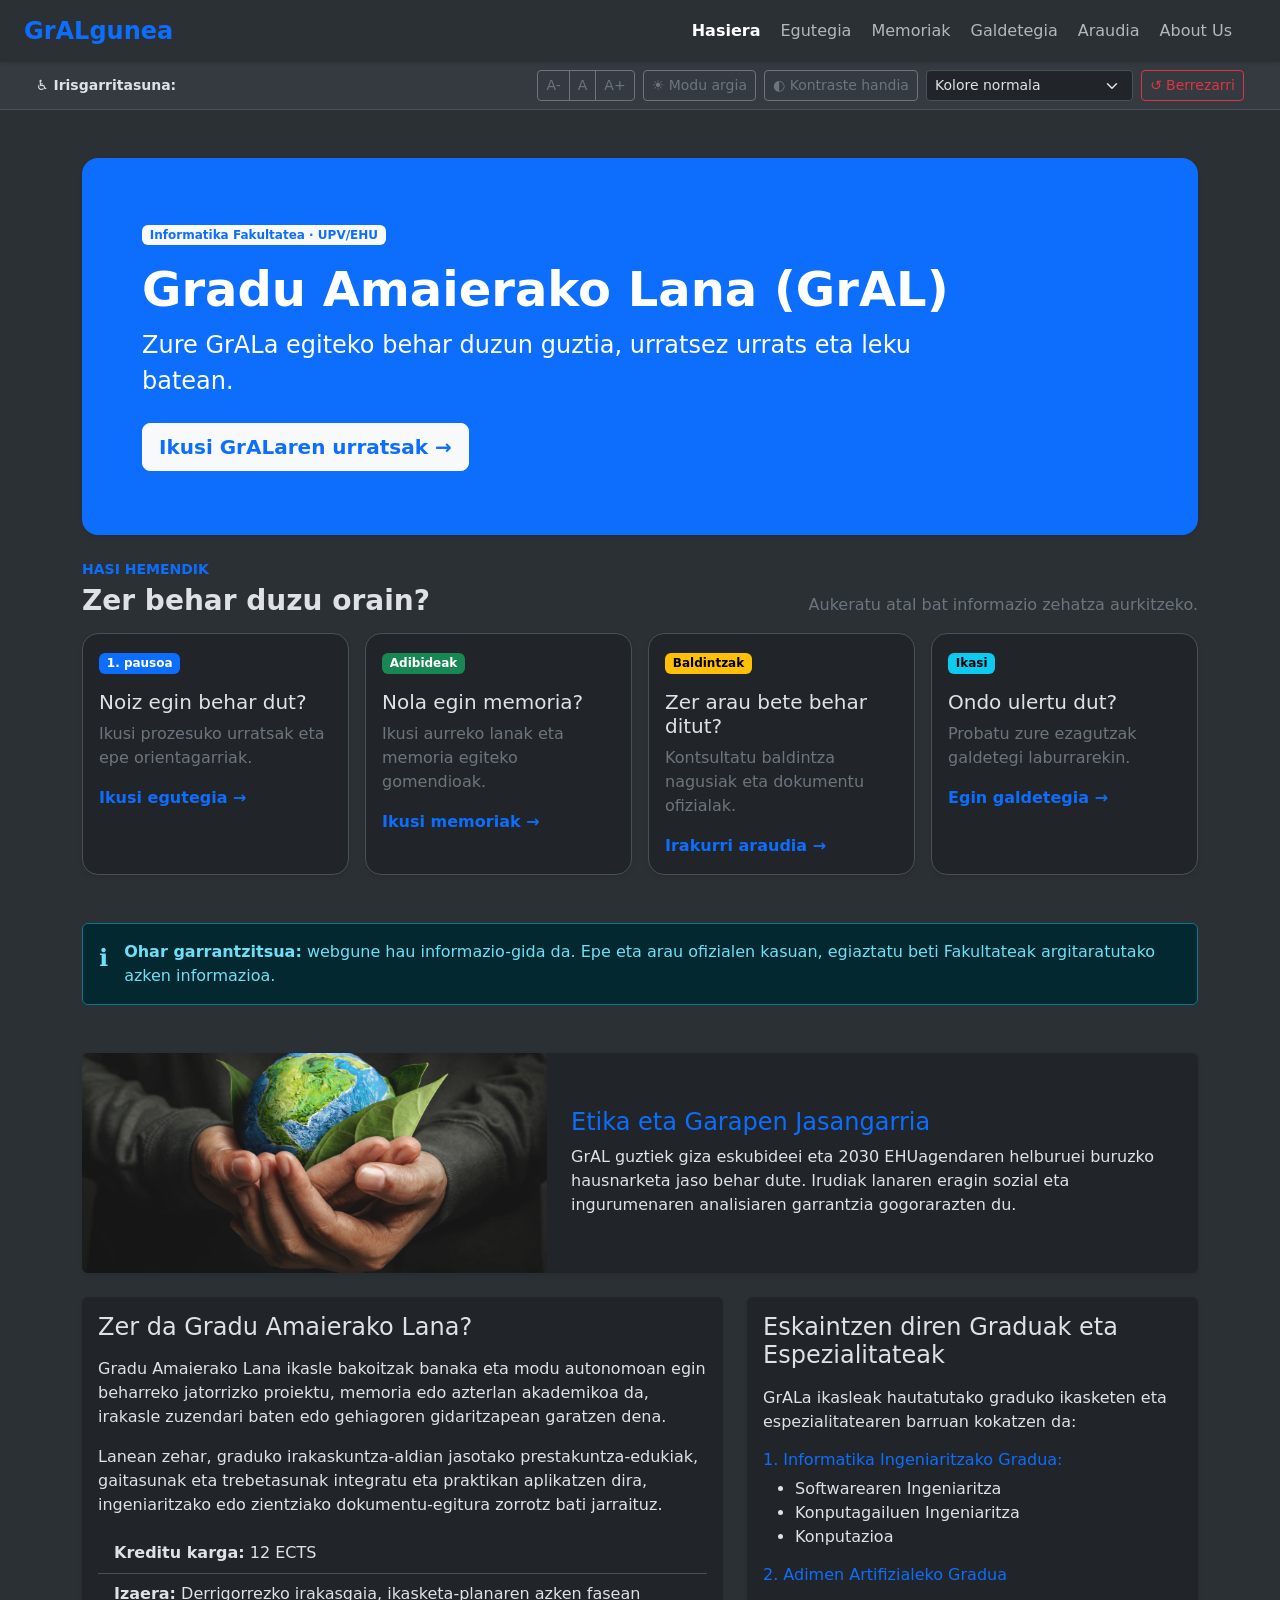
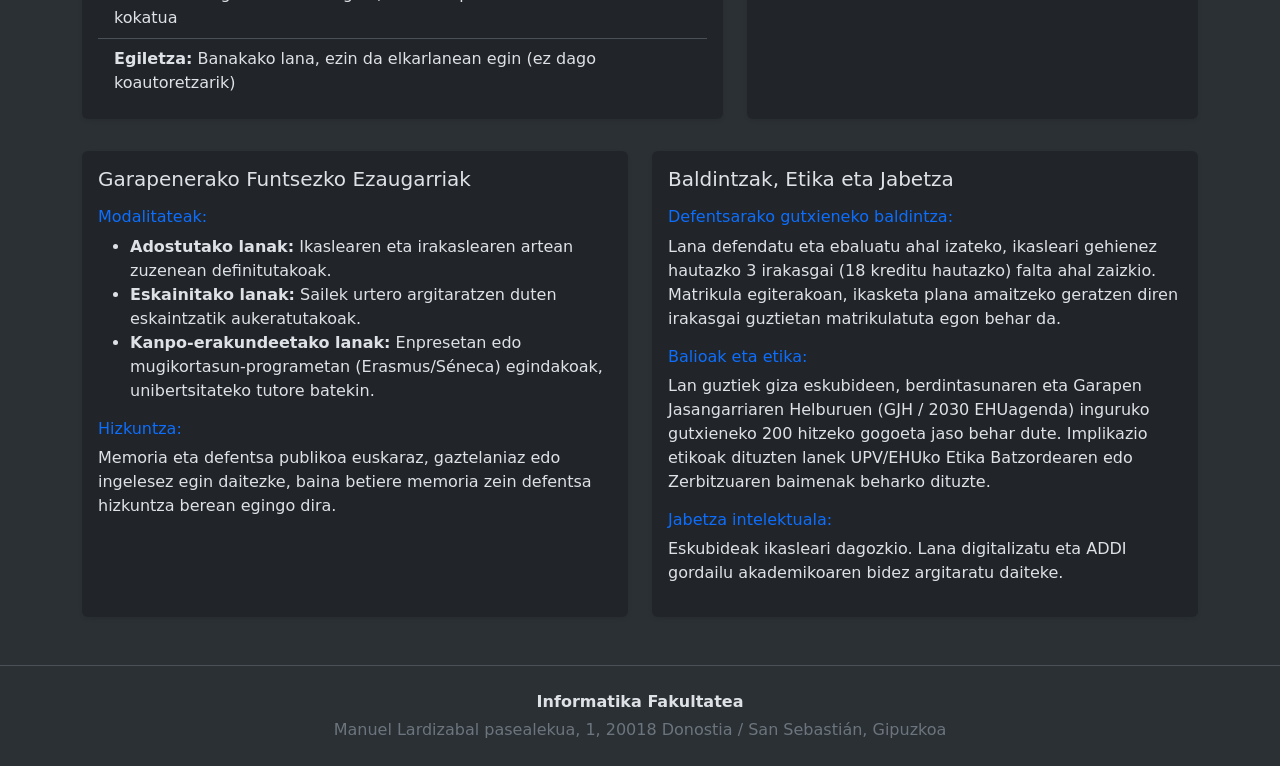
<file: index.html>
<!DOCTYPE html>
<html lang="eu" data-bs-theme="dark">
<head>
    <meta charset="UTF-8">
    <meta name="viewport" content="width=device-width, initial-scale=1.0">
    <title>GrALgunea - Informatika Fakultatea (UPV/EHU)</title>
    <link href="https://cdn.jsdelivr.net/npm/bootstrap@5.3.2/dist/css/bootstrap.min.css" rel="stylesheet" integrity="sha384-T3c6CoIi6uLrA9TneNEoa7RxnatzjcDSCmG1MXxSR1GAsXEV/Dwwykc2MPK8M2HN" crossorigin="anonymous">
    <link rel="stylesheet" href="./css/style.css">
    <script src="https://cdn.jsdelivr.net/npm/bootstrap@5.3.2/dist/js/bootstrap.bundle.min.js" integrity="sha384-C6RzsynM9kWDrMNeT87bh95OGNyZPhcTNXj1NW7RuBCsyN/o0jlpcV8Qyq46cDfL" crossorigin="anonymous"></script>
</head>

<body class="bg-body-tertiary">
    <svg xmlns="http://www.w3.org/2000/svg" class="visually-hidden" aria-hidden="true">
        <defs>
            <filter id="protanopia-filter" color-interpolation-filters="sRGB">
                <feColorMatrix type="matrix" values="
                    0.567 0.433 0.000 0 0
                    0.558 0.442 0.000 0 0
                    0.000 0.242 0.758 0 0
                    0.000 0.000 0.000 1 0" />
            </filter>
            <filter id="deuteranopia-filter" color-interpolation-filters="sRGB">
                <feColorMatrix type="matrix" values="
                    0.625 0.375 0.000 0 0
                    0.700 0.300 0.000 0 0
                    0.000 0.300 0.700 0 0
                    0.000 0.000 0.000 1 0" />
            </filter>
            <filter id="tritanopia-filter" color-interpolation-filters="sRGB">
                <feColorMatrix type="matrix" values="
                    0.950 0.050 0.000 0 0
                    0.000 0.433 0.567 0 0
                    0.000 0.475 0.525 0 0
                    0.000 0.000 0.000 1 0" />
            </filter>
        </defs>
    </svg>

    <a class="visually-hidden-focusable position-fixed top-0 start-0 m-3 p-3 z-3 text-white bg-primary rounded-3" href="#a11y-target">Joan edukira</a>
    <nav class="navbar navbar-expand-lg bg-body-tertiary shadow-sm sticky-top py-2">
        <div class="container-fluid px-4">
            <a class="navbar-brand fw-bold fs-4 text-primary" href="./index.html">GrALgunea</a>
            <ul class="navbar-nav flex-row flex-wrap gap-1 ms-lg-auto me-lg-3 d-none d-lg-flex">
                <li class="nav-item"><a class="nav-link active fw-semibold" aria-current="page" href="./index.html">Hasiera</a></li>
                <li class="nav-item"><a class="nav-link" href="./egutegia.html">Egutegia</a></li>
                <li class="nav-item"><a class="nav-link" href="./memoriak.html">Memoriak</a></li>
                <li class="nav-item"><a class="nav-link" href="./galdetegia.html">Galdetegia</a></li>
                <li class="nav-item"><a class="nav-link" href="./araudiorokorra.html">Araudia</a></li>
                <li class="nav-item"><a class="nav-link" href="./about.html">About Us</a></li>
            </ul>
            <div class="d-flex align-items-center gap-2">
                <button class="btn btn-outline-primary d-lg-none" type="button" data-bs-toggle="offcanvas" data-bs-target="#rightDrawer" aria-controls="rightDrawer">
                    <span aria-hidden="true">☰</span> Menua
                </button>
            </div>
        </div>
    </nav>

    <div class="small bg-body-secondary border-bottom py-2 px-4" role="region" aria-label="Irisgarritasun aukerak">
        <div class="container-fluid d-flex flex-wrap align-items-center justify-content-between gap-2">
            <span class="fw-semibold text-body">♿ Irisgarritasuna:</span>
            <div class="d-flex flex-wrap align-items-center gap-2">
                <div class="btn-group btn-group-sm" role="group" aria-label="Letra tamaina">
                    <button type="button" class="btn btn-outline-secondary" id="btn-font-dec" title="Letra txikiagotu">A-</button>
                    <button type="button" class="btn btn-outline-secondary" id="btn-font-reset" title="Letra tamaina lehenetsia">A</button>
                    <button type="button" class="btn btn-outline-secondary" id="btn-font-inc" title="Letra handitu">A+</button>
                </div>
                <button type="button" class="btn btn-sm btn-outline-secondary" id="btn-theme-toggle" aria-label="Aldatu modu argia edo iluna">
                    <span id="theme-icon">🌙</span> <span id="theme-label">Modu iluna</span>
                </button>
                <button type="button" class="btn btn-sm btn-outline-secondary" id="btn-contrast-toggle" aria-pressed="false">
                    ◐ Kontraste handia
                </button>
                <div class="d-flex align-items-center gap-1">
                    <label for="select-colorblind" class="visually-hidden">Daltonismo mota</label>
                    <select id="select-colorblind" class="form-select form-select-sm w-auto" aria-label="Daltonismo mota aukeratu">
                        <option value="none">Kolore normala</option>
                        <option value="protanopia">Protanopia (Gorria)</option>
                        <option value="deuteranopia">Deuteranopia (Berdea)</option>
                        <option value="tritanopia">Tritanopia (Urdina)</option>
                    </select>
                </div>
                <button type="button" class="btn btn-sm btn-outline-danger" id="btn-a11y-reset" title="Aukera guztiak berrezarri">
                    ↺ Berrezarri
                </button>
            </div>
        </div>
    </div>

    <div class="offcanvas offcanvas-end" tabindex="-1" id="rightDrawer" aria-labelledby="rightDrawerLabel">
        <div class="offcanvas-header border-bottom">
            <h5 class="offcanvas-title fw-bold text-primary" id="rightDrawerLabel">Menu Nagusia</h5>
            <button type="button" class="btn-close" data-bs-dismiss="offcanvas" aria-label="Itxi"></button>
        </div>
        <div class="offcanvas-body">
            <ul class="navbar-nav fs-5">
                <li class="nav-item mb-2">
                    <a class="nav-link" href="./index.html">🏠 Hasiera</a>
                </li>
                <li class="nav-item mb-2">
                    <a class="nav-link" href="./egutegia.html">📅 Egutegia</a>
                </li>
                <li class="nav-item mb-2">
                    <a class="nav-link" href="./memoriak.html">📄 Memoriak</a>
                </li>
                <li class="nav-item mb-2">
                    <a class="nav-link" href="./galdetegia.html">❓ Galdetegia</a>
                </li>
                <li class="nav-item mb-2">
                    <a class="nav-link" href="./araudiorokorra.html">⚖️ Araudia</a>
                </li>
                <li class="nav-item mb-2">
                    <a class="nav-link" href="./about.html">👥 About Us</a>
                </li>
            </ul>
        </div>
    </div>

    <div id="a11y-target">
        <div class="container my-5">
            <div class="p-4 p-md-5 mb-4 bg-primary text-white rounded-4 shadow-sm">
                <div class="container-fluid py-3">
                    <span class="badge text-bg-light text-primary mb-3">Informatika Fakultatea · UPV/EHU</span>
                    <h1 class="display-5 fw-bold">Gradu Amaierako Lana (GrAL)</h1>
                    <p class="col-md-10 fs-4 mb-4">Zure GrALa egiteko behar duzun guztia, urratsez urrats eta leku batean.</p>
                    <a class="btn btn-light btn-lg text-primary fw-semibold" href="./egutegia.html">Ikusi GrALaren urratsak <span aria-hidden="true">→</span></a>
                </div>
            </div>

            <section class="mb-5" aria-labelledby="hasiera-gida">
                <div class="d-flex flex-wrap justify-content-between align-items-end gap-2 mb-3">
                    <div>
                        <p class="text-primary fw-semibold text-uppercase small mb-1">Hasi hemendik</p>
                        <h2 class="h3 fw-bold mb-0" id="hasiera-gida">Zer behar duzu orain?</h2>
                    </div>
                    <p class="text-secondary mb-0">Aukeratu atal bat informazio zehatza aurkitzeko.</p>
                </div>
                <div class="row g-3">
                    <div class="col-sm-6 col-xl-3">
                        <a class="card h-100 border rounded-4 shadow-sm text-body text-decoration-none" href="./egutegia.html">
                            <div class="card-body">
                                <span class="badge text-bg-primary mb-3">1. pausoa</span>
                                <h3 class="h5 card-title">Noiz egin behar dut?</h3>
                                <p class="card-text text-secondary">Ikusi prozesuko urratsak eta epe orientagarriak.</p>
                                <span class="link-primary fw-semibold">Ikusi egutegia →</span>
                            </div>
                        </a>
                    </div>
                    <div class="col-sm-6 col-xl-3">
                        <a class="card h-100 border rounded-4 shadow-sm text-body text-decoration-none" href="./memoriak.html">
                            <div class="card-body">
                                <span class="badge text-bg-success mb-3">Adibideak</span>
                                <h3 class="h5 card-title">Nola egin memoria?</h3>
                                <p class="card-text text-secondary">Ikusi aurreko lanak eta memoria egiteko gomendioak.</p>
                                <span class="link-primary fw-semibold">Ikusi memoriak →</span>
                            </div>
                        </a>
                    </div>
                    <div class="col-sm-6 col-xl-3">
                        <a class="card h-100 border rounded-4 shadow-sm text-body text-decoration-none" href="./araudiorokorra.html">
                            <div class="card-body">
                                <span class="badge text-bg-warning mb-3">Baldintzak</span>
                                <h3 class="h5 card-title">Zer arau bete behar ditut?</h3>
                                <p class="card-text text-secondary">Kontsultatu baldintza nagusiak eta dokumentu ofizialak.</p>
                                <span class="link-primary fw-semibold">Irakurri araudia →</span>
                            </div>
                        </a>
                    </div>
                    <div class="col-sm-6 col-xl-3">
                        <a class="card h-100 border rounded-4 shadow-sm text-body text-decoration-none" href="./galdetegia.html">
                            <div class="card-body">
                                <span class="badge text-bg-info mb-3">Ikasi</span>
                                <h3 class="h5 card-title">Ondo ulertu dut?</h3>
                                <p class="card-text text-secondary">Probatu zure ezagutzak galdetegi laburrarekin.</p>
                                <span class="link-primary fw-semibold">Egin galdetegia →</span>
                            </div>
                        </a>
                    </div>
                </div>
            </section>

            <div class="alert alert-info d-flex align-items-start gap-3 mb-5" role="note">
                <span class="fs-4" aria-hidden="true">ℹ️</span>
                <div><strong>Ohar garrantzitsua:</strong> webgune hau informazio-gida da. Epe eta arau ofizialen kasuan, egiaztatu beti Fakultateak argitaratutako azken informazioa.</div>
            </div>

            <div class="card shadow-sm border-0 mb-4 overflow-hidden">
                <div class="row g-0 align-items-center">
                    <div class="col-md-5">
                        <img src="./img/EFEM_Madre-Tierra_noticias.png" class="gral-context-image w-100 object-fit-cover" alt="Lurra eskuetan: jasangarritasunaren inguruko gogoeta">
                    </div>
                    <div class="col-md-7">
                        <div class="card-body p-4">
                            <h2 class="h4 card-title text-primary">Etika eta Garapen Jasangarria</h2>
                            <p class="card-text mb-0">GrAL guztiek giza eskubideei eta 2030 EHUagendaren helburuei buruzko hausnarketa jaso behar dute. Irudiak lanaren eragin sozial eta ingurumenaren analisiaren garrantzia gogorarazten du.</p>
                        </div>
                    </div>
                </div>
            </div>

            <div class="row g-4">
                <div class="col-lg-7">
                    <div class="card h-100 shadow-sm border-0">
                        <div class="card-body">
                            <h2 class="card-title h4 mb-3">Zer da Gradu Amaierako Lana?</h2>
                            <p class="card-text">Gradu Amaierako Lana ikasle bakoitzak banaka eta modu autonomoan egin beharreko jatorrizko proiektu, memoria edo azterlan akademikoa da, irakasle zuzendari baten edo gehiagoren gidaritzapean garatzen dena.</p>
                            <p class="card-text">Lanean zehar, graduko irakaskuntza-aldian jasotako prestakuntza-edukiak, gaitasunak eta trebetasunak integratu eta praktikan aplikatzen dira, ingeniaritzako edo zientziako dokumentu-egitura zorrotz bati jarraituz.</p>

                            <ul class="list-group list-group-flush mt-3 rounded">
                                <li class="list-group-item bg-transparent"><strong>Kreditu karga:</strong> 12 ECTS</li>
                                <li class="list-group-item bg-transparent"><strong>Izaera:</strong> Derrigorrezko irakasgaia, ikasketa-planaren azken fasean kokatua</li>
                                <li class="list-group-item bg-transparent"><strong>Egiletza:</strong> Banakako lana, ezin da elkarlanean egin (ez dago koautoretzarik)</li>
                            </ul>
                        </div>
                    </div>
                </div>

                <div class="col-lg-5">
                    <div class="card h-100 shadow-sm border-0">
                        <div class="card-body">
                            <h2 class="card-title h4 mb-3">Eskaintzen diren Graduak eta Espezialitateak</h2>
                            <p class="card-text">GrALa ikasleak hautatutako graduko ikasketen eta espezialitatearen barruan kokatzen da:</p>

                            <h5 class="h6 mt-3 text-primary">1. Informatika Ingeniaritzako Gradua:</h5>
                            <ul class="mb-2">
                                <li>Softwarearen Ingeniaritza</li>
                                <li>Konputagailuen Ingeniaritza</li>
                                <li>Konputazioa</li>
                            </ul>

                            <h5 class="h6 mt-3 text-primary">2. Adimen Artifizialeko Gradua</h5>
                        </div>
                    </div>
                </div>
            </div>

            <div class="row g-4 mt-2">
                <div class="col-lg-6">
                    <div class="card h-100 shadow-sm border-0">
                        <div class="card-body">
                            <h3 class="h5 mb-3">Garapenerako Funtsezko Ezaugarriak</h3>
                            <h6 class="text-primary">Modalitateak:</h6>
                            <ul>
                                <li><strong>Adostutako lanak:</strong> Ikaslearen eta irakaslearen artean zuzenean definitutakoak.</li>
                                <li><strong>Eskainitako lanak:</strong> Sailek urtero argitaratzen duten eskaintzatik aukeratutakoak.</li>
                                <li><strong>Kanpo-erakundeetako lanak:</strong> Enpresetan edo mugikortasun-programetan (Erasmus/Séneca) egindakoak, unibertsitateko tutore batekin.</li>
                            </ul>

                            <h6 class="text-primary mt-3">Hizkuntza:</h6>
                            <p>Memoria eta defentsa publikoa euskaraz, gaztelaniaz edo ingelesez egin daitezke, baina betiere memoria zein defentsa hizkuntza berean egingo dira.</p>
                        </div>
                    </div>
                </div>

                <div class="col-lg-6">
                    <div class="card h-100 shadow-sm border-0">
                        <div class="card-body">
                            <h3 class="h5 mb-3">Baldintzak, Etika eta Jabetza</h3>

                            <h6 class="text-primary">Defentsarako gutxieneko baldintza:</h6>
                            <p>Lana defendatu eta ebaluatu ahal izateko, ikasleari gehienez hautazko 3 irakasgai (18 kreditu hautazko) falta ahal zaizkio. Matrikula egiterakoan, ikasketa plana amaitzeko geratzen diren irakasgai guztietan matrikulatuta egon behar da.</p>

                            <h6 class="text-primary mt-3">Balioak eta etika:</h6>
                            <p>Lan guztiek giza eskubideen, berdintasunaren eta Garapen Jasangarriaren Helburuen (GJH / 2030 EHUagenda) inguruko gutxieneko 200 hitzeko gogoeta jaso behar dute. Implikazio etikoak dituzten lanek UPV/EHUko Etika Batzordearen edo Zerbitzuaren baimenak beharko dituzte.</p>

                            <h6 class="text-primary mt-3">Jabetza intelektuala:</h6>
                            <p>Eskubideak ikasleari dagozkio. Lana digitalizatu eta ADDI gordailu akademikoaren bidez argitaratu daiteke.</p>
                        </div>
                    </div>
                </div>
            </div>
        </div>

        <footer class="bg-body-tertiary text-body py-4 mt-5 border-top">
            <div class="container text-center">
                <p class="mb-1 fw-bold">Informatika Fakultatea</p>
                <p class="mb-0 text-secondary">Manuel Lardizabal pasealekua, 1, 20018 Donostia / San Sebastián, Gipuzkoa</p>
            </div>
        </footer>
    </div>

    <script src="./js/script.js"></script>
</body>
</html>
</file>
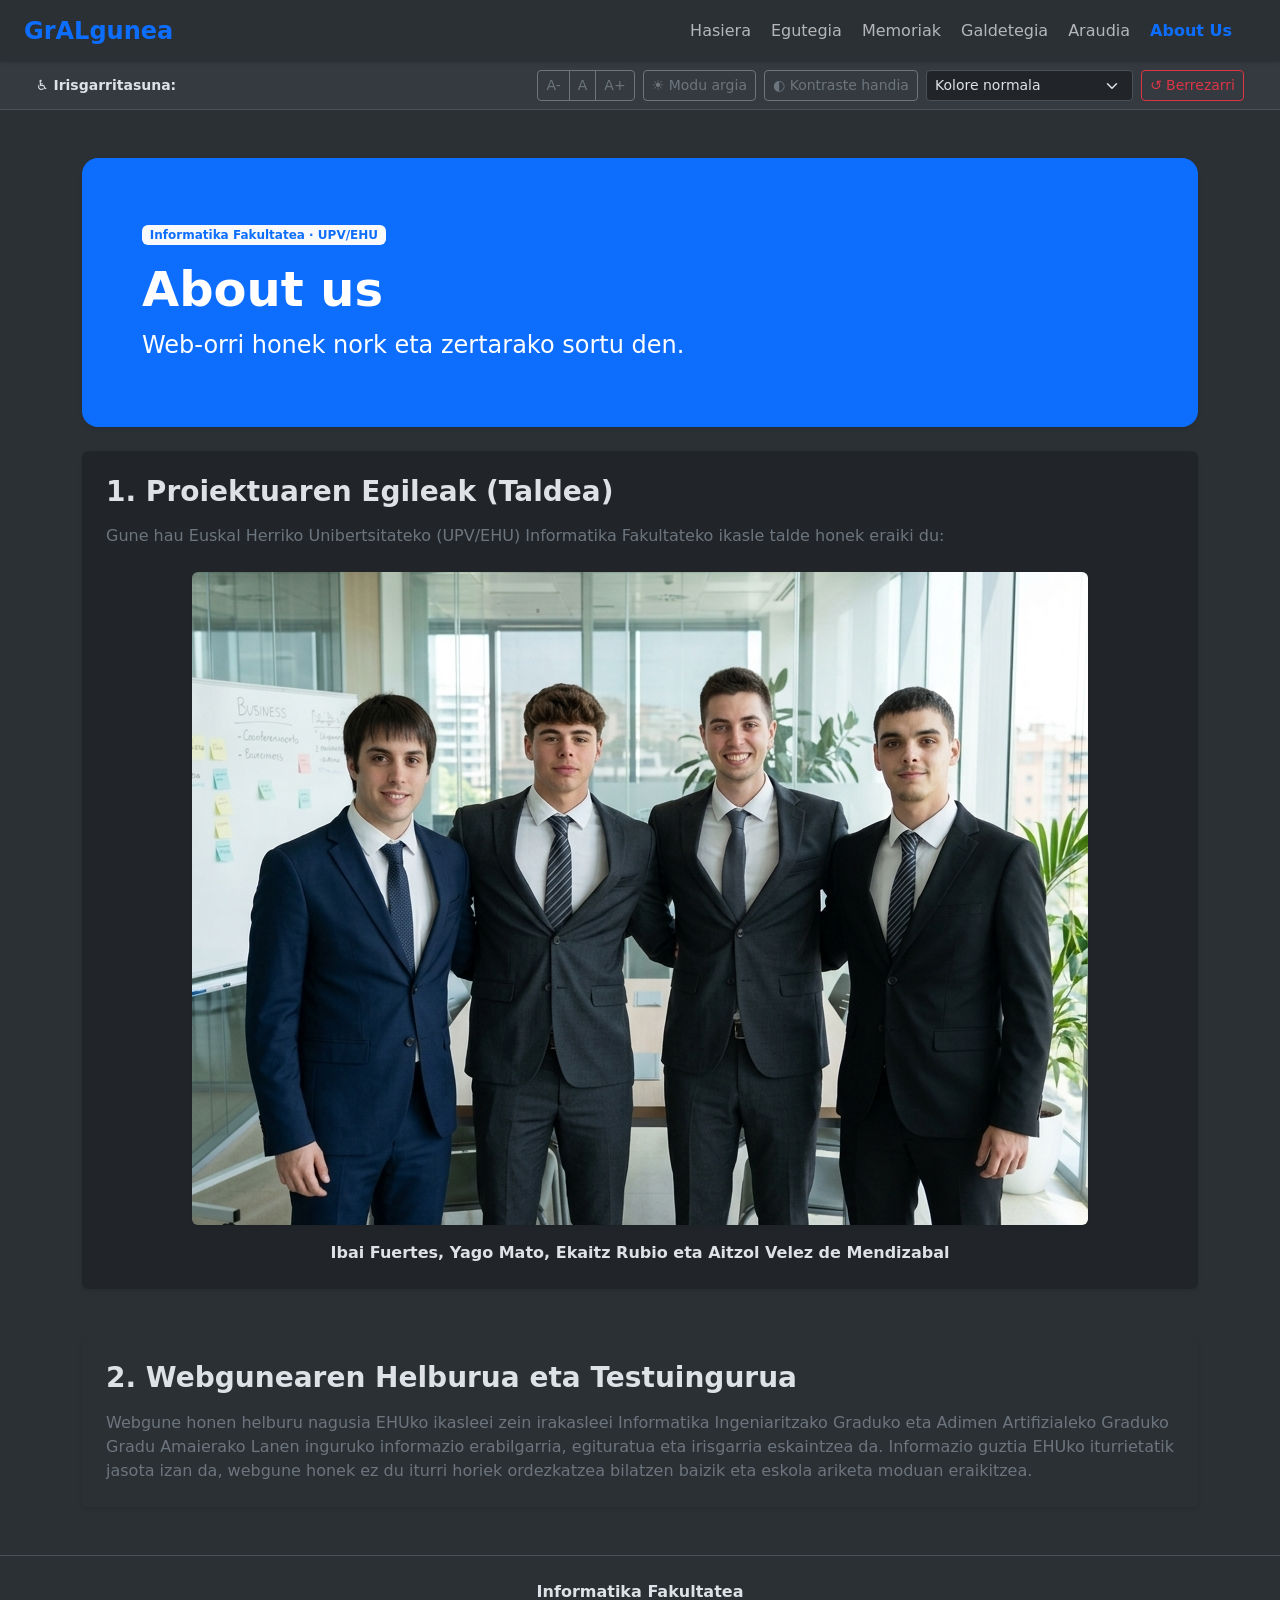
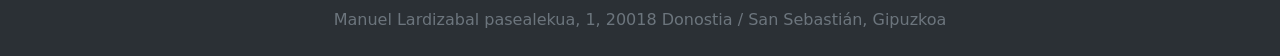
<file: about.html>
<!DOCTYPE html>
<html lang="eu" data-bs-theme="dark">
<head>
    <meta charset="UTF-8">
    <meta name="viewport" content="width=device-width, initial-scale=1.0">
    <title>About Us - GrALgunea</title>
    <link href="https://cdn.jsdelivr.net/npm/bootstrap@5.3.2/dist/css/bootstrap.min.css" rel="stylesheet" integrity="sha384-T3c6CoIi6uLrA9TneNEoa7RxnatzjcDSCmG1MXxSR1GAsXEV/Dwwykc2MPK8M2HN" crossorigin="anonymous">
    <link rel="stylesheet" href="./css/style.css">
    <script src="https://cdn.jsdelivr.net/npm/bootstrap@5.3.2/dist/js/bootstrap.bundle.min.js" integrity="sha384-C6RzsynM9kWDrMNeT87bh95OGNyZPhcTNXj1NW7RuBCsyN/o0jlpcV8Qyq46cDfL" crossorigin="anonymous"></script>
</head>

<body class="bg-body-tertiary">
    <!-- SVG iragazkiak daltonismo motetarako -->
    <svg xmlns="http://www.w3.org/2000/svg" class="visually-hidden" aria-hidden="true">
        <defs>
            <filter id="protanopia-filter" color-interpolation-filters="sRGB">
                <feColorMatrix type="matrix" values="
                    0.567 0.433 0.000 0 0
                    0.558 0.442 0.000 0 0
                    0.000 0.242 0.758 0 0
                    0.000 0.000 0.000 1 0" />
            </filter>
            <filter id="deuteranopia-filter" color-interpolation-filters="sRGB">
                <feColorMatrix type="matrix" values="
                    0.625 0.375 0.000 0 0
                    0.700 0.300 0.000 0 0
                    0.000 0.300 0.700 0 0
                    0.000 0.000 0.000 1 0" />
            </filter>
            <filter id="tritanopia-filter" color-interpolation-filters="sRGB">
                <feColorMatrix type="matrix" values="
                    0.950 0.050 0.000 0 0
                    0.000 0.433 0.567 0 0
                    0.000 0.475 0.525 0 0
                    0.000 0.000 0.000 1 0" />
            </filter>
        </defs>
    </svg>

    <!-- Nabigazio Barra Bateratua -->
    <a class="visually-hidden-focusable position-fixed top-0 start-0 m-3 p-3 z-3 text-white bg-primary rounded-3" href="#a11y-target">Joan edukira</a>
    <nav class="navbar navbar-expand-lg bg-body-tertiary shadow-sm sticky-top py-2">
        <div class="container-fluid px-4">
            <a class="navbar-brand fw-bold fs-4 text-primary" href="./index.html">GrALgunea</a>
            <ul class="navbar-nav flex-row flex-wrap gap-1 ms-lg-auto me-lg-3 d-none d-lg-flex">
                <li class="nav-item"><a class="nav-link" href="./index.html">Hasiera</a></li>
                <li class="nav-item"><a class="nav-link" href="./egutegia.html">Egutegia</a></li>
                <li class="nav-item"><a class="nav-link" href="./memoriak.html">Memoriak</a></li>
                <li class="nav-item"><a class="nav-link" href="./galdetegia.html">Galdetegia</a></li>
                <li class="nav-item"><a class="nav-link" href="./araudiorokorra.html">Araudia</a></li>
                <li class="nav-item"><a class="nav-link active fw-semibold text-primary" aria-current="page" href="./about.html">About Us</a></li>
            </ul>

            <div class="d-flex align-items-center gap-2">
                <button class="btn btn-outline-primary d-lg-none" type="button" data-bs-toggle="offcanvas" data-bs-target="#rightDrawer" aria-controls="rightDrawer">
                    <span aria-hidden="true">☰</span> Menua
                </button>
            </div>
        </div>
    </nav>

    <!-- Bigarren Barra: Irisgarritasun Aukerak -->
    <div class="small bg-body-secondary border-bottom py-2 px-4" role="region" aria-label="Irisgarritasun aukerak">
        <div class="container-fluid d-flex flex-wrap align-items-center justify-content-between gap-2">
            <span class="fw-semibold text-body">♿ Irisgarritasuna:</span>

            <div class="d-flex flex-wrap align-items-center gap-2">
                <div class="btn-group btn-group-sm" role="group" aria-label="Letra tamaina">
                    <button type="button" class="btn btn-outline-secondary" id="btn-font-dec" title="Letra txikiagotu">A-</button>
                    <button type="button" class="btn btn-outline-secondary" id="btn-font-reset" title="Letra tamaina lehenetsia">A</button>
                    <button type="button" class="btn btn-outline-secondary" id="btn-font-inc" title="Letra handitu">A+</button>
                </div>

                <button type="button" class="btn btn-sm btn-outline-secondary" id="btn-theme-toggle" aria-label="Aldatu modu argia edo iluna">
                    <span id="theme-icon">🌙</span> <span id="theme-label">Modu iluna</span>
                </button>

                <button type="button" class="btn btn-sm btn-outline-secondary" id="btn-contrast-toggle" aria-pressed="false">
                    ◐ Kontraste handia
                </button>

                <div class="d-flex align-items-center gap-1">
                    <label for="select-colorblind" class="visually-hidden">Daltonismo mota</label>
                    <select id="select-colorblind" class="form-select form-select-sm w-auto" aria-label="Daltonismo mota aukeratu">
                        <option value="none">Kolore normala</option>
                        <option value="protanopia">Protanopia (Gorria)</option>
                        <option value="deuteranopia">Deuteranopia (Berdea)</option>
                        <option value="tritanopia">Tritanopia (Urdina)</option>
                    </select>
                </div>

                <button type="button" class="btn btn-sm btn-outline-danger" id="btn-a11y-reset" title="Aukera guztiak berrezarri">
                    ↺ Berrezarri
                </button>
            </div>
        </div>
    </div>

    <!-- Eskuinetik Ateratzen Den Menua (Offcanvas Drawer) -->
    <div class="offcanvas offcanvas-end" tabindex="-1" id="rightDrawer" aria-labelledby="rightDrawerLabel">
        <div class="offcanvas-header border-bottom">
            <h5 class="offcanvas-title fw-bold text-primary" id="rightDrawerLabel">Menu Nagusia</h5>
            <button type="button" class="btn-close" data-bs-dismiss="offcanvas" aria-label="Itxi"></button>
        </div>
        <div class="offcanvas-body">
            <ul class="navbar-nav fs-5">
                <li class="nav-item mb-2">
                    <a class="nav-link" href="./index.html">🏠 Hasiera</a>
                </li>
                <li class="nav-item mb-2">
                    <a class="nav-link" href="./egutegia.html">📅 Egutegia</a>
                </li>
                <li class="nav-item mb-2">
                    <a class="nav-link" href="./memoriak.html">📄 Memoriak</a>
                </li>
                <li class="nav-item mb-2">
                    <a class="nav-link" href="./galdetegia.html">❓ Galdetegia</a>
                </li>
                <li class="nav-item mb-2">
                    <a class="nav-link" href="./araudiorokorra.html">⚖️ Araudia</a>
                </li>
                <li class="nav-item mb-2">
                    <a class="nav-link active fw-semibold text-primary" aria-current="page" href="./about.html">👥 About Us</a>
                </li>
            </ul>
        </div>
    </div>

    <!-- Edukia -->
    <div id="a11y-target">
        <div class="container my-5">
            <div class="p-4 p-md-5 mb-4 bg-primary text-white rounded-4 shadow-sm">
                <div class="container-fluid py-3">
                    <span class="badge text-bg-light text-primary mb-3">Informatika Fakultatea · UPV/EHU</span>
                    <h1 class="display-5 fw-bold">About us</h1>
                    <p class="col-md-10 fs-4 mb-0">Web-orri honek nork eta zertarako sortu den.</p>
                </div>
            </div>

            <section class="mb-5">
                <div class="card shadow-sm border-0">
                    <div class="card-body p-4">
                        <h2 class="h3 mb-3 text-body fw-bold">1. Proiektuaren Egileak (Taldea)</h2>
                        <p class="text-secondary mb-4">Gune hau Euskal Herriko Unibertsitateko (UPV/EHU) Informatika Fakultateko ikasle talde honek eraiki du:</p>

                        <img src="./img/us.png" class="img-fluid d-block mx-auto rounded shadow-sm mb-3" alt="Talde sortzailea">

                        <p class="text-center fw-semibold mb-0">Ibai Fuertes, Yago Mato, Ekaitz Rubio eta Aitzol Velez de Mendizabal</p>
                    </div>
                </div>
            </section>

            <section class="mb-5">
                <div class="card shadow-sm border-0 bg-body-tertiary">
                    <div class="card-body p-4">
                        <h2 class="h3 mb-3 text-body fw-bold">2. Webgunearen Helburua eta Testuingurua</h2>
                        <p class="text-secondary mb-0">Webgune honen helburu nagusia EHUko ikasleei zein irakasleei Informatika Ingeniaritzako Graduko eta Adimen Artifizialeko Graduko Gradu Amaierako Lanen inguruko informazio erabilgarria, egituratua eta irisgarria eskaintzea da. Informazio guztia EHUko iturrietatik jasota izan da, webgune honek ez du iturri horiek ordezkatzea bilatzen baizik eta eskola ariketa moduan eraikitzea.</p>
                    </div>
                </div>
            </section>
        </div>

        <!-- Oina -->
        <footer class="bg-body-tertiary text-body py-4 mt-5 border-top">
            <div class="container text-center">
                <p class="mb-1 fw-bold">Informatika Fakultatea</p>
                <p class="mb-0 text-secondary">Manuel Lardizabal pasealekua, 1, 20018 Donostia / San Sebastián, Gipuzkoa</p>
            </div>
        </footer>
    </div>

    <script src="./js/script.js"></script>
</body>
</html>
</file>
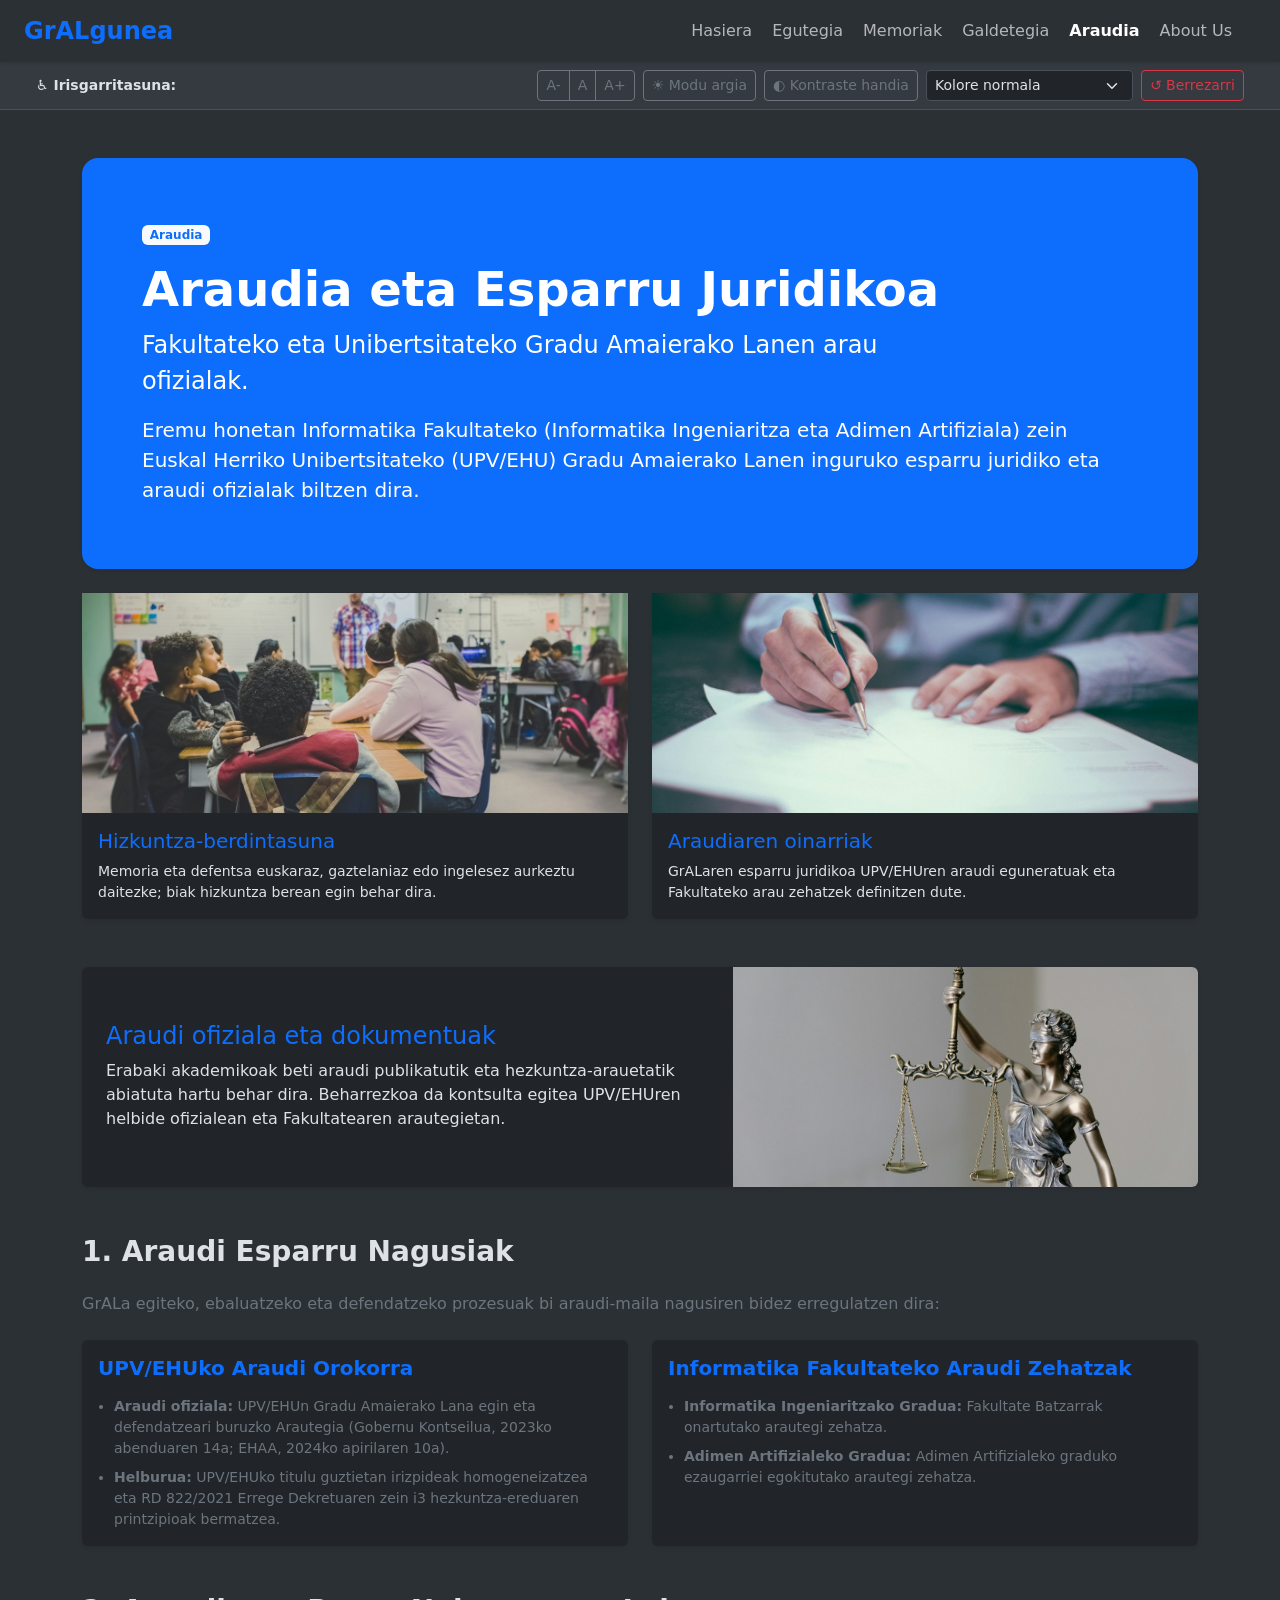
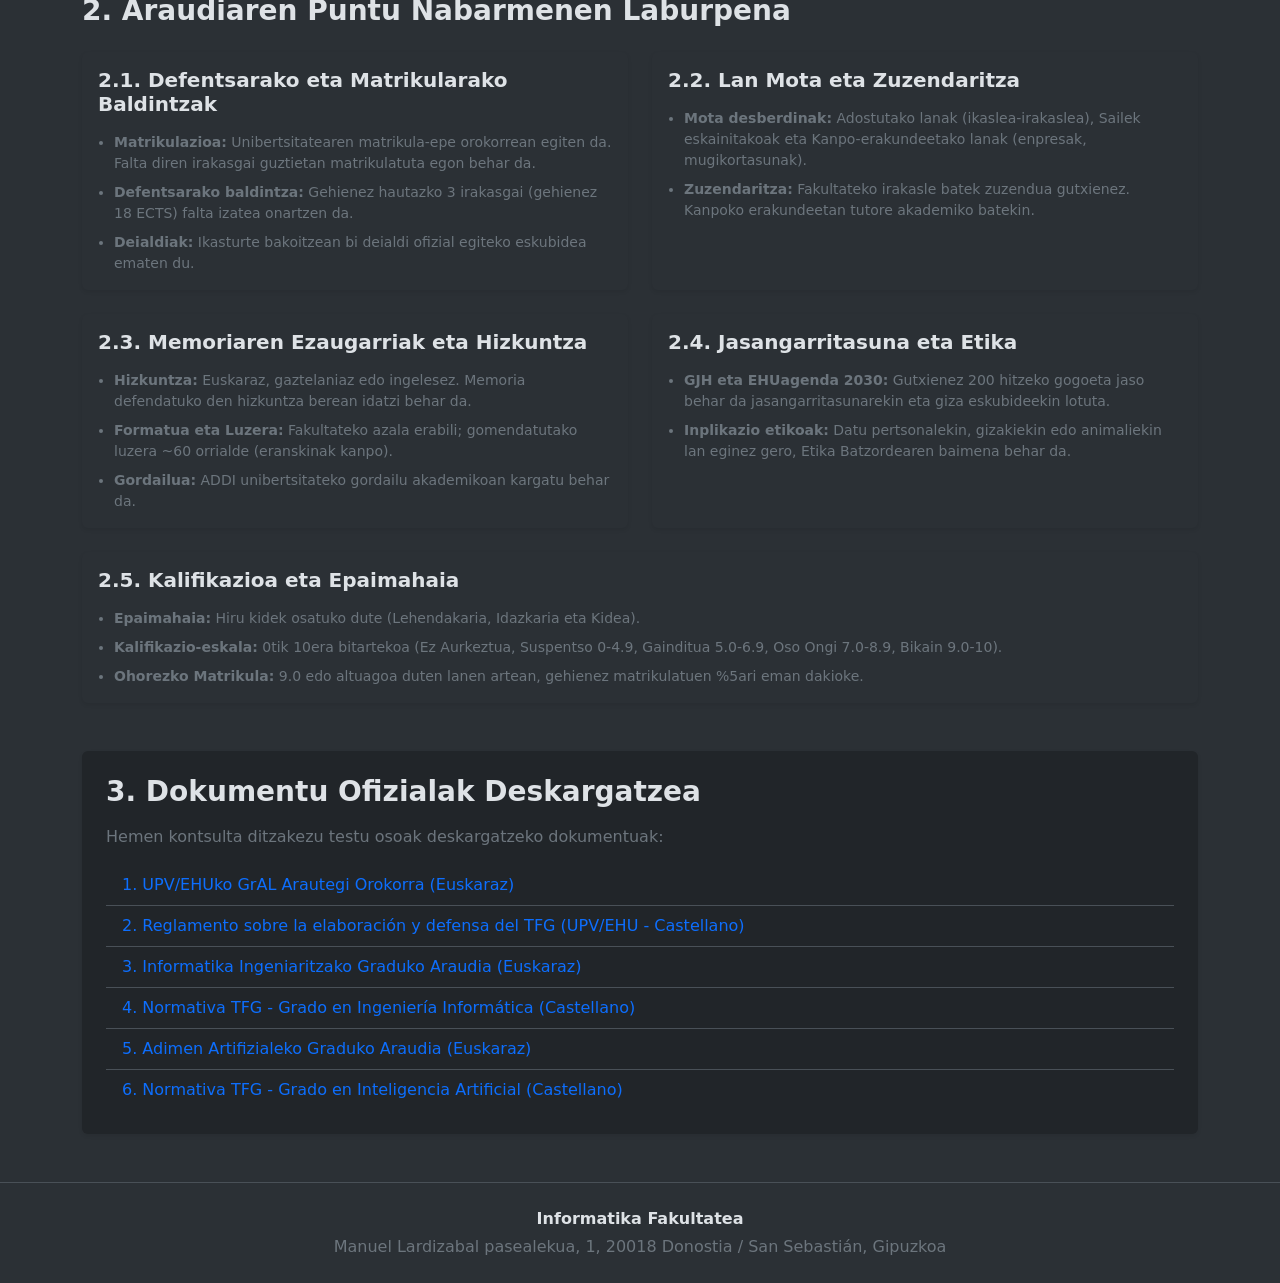
<file: araudiorokorra.html>
<!DOCTYPE html>
<html lang="eu" data-bs-theme="dark">
<head>
    <meta charset="UTF-8">
    <meta name="viewport" content="width=device-width, initial-scale=1.0">
    <title>Araudia - GrALgunea</title>
    <link href="https://cdn.jsdelivr.net/npm/bootstrap@5.3.2/dist/css/bootstrap.min.css" rel="stylesheet" integrity="sha384-T3c6CoIi6uLrA9TneNEoa7RxnatzjcDSCmG1MXxSR1GAsXEV/Dwwykc2MPK8M2HN" crossorigin="anonymous">
    <link rel="stylesheet" href="./css/style.css">
    <script src="https://cdn.jsdelivr.net/npm/bootstrap@5.3.2/dist/js/bootstrap.bundle.min.js" integrity="sha384-C6RzsynM9kWDrMNeT87bh95OGNyZPhcTNXj1NW7RuBCsyN/o0jlpcV8Qyq46cDfL" crossorigin="anonymous"></script> 
</head>

<body class="bg-body-tertiary">
    <!-- SVG iragazkiak daltonismo motetarako -->
    <svg xmlns="http://www.w3.org/2000/svg" class="visually-hidden" aria-hidden="true">
        <defs>
            <filter id="protanopia-filter" color-interpolation-filters="sRGB">
                <feColorMatrix type="matrix" values="
                    0.567 0.433 0.000 0 0
                    0.558 0.442 0.000 0 0
                    0.000 0.242 0.758 0 0
                    0.000 0.000 0.000 1 0" />
            </filter>
            <filter id="deuteranopia-filter" color-interpolation-filters="sRGB">
                <feColorMatrix type="matrix" values="
                    0.625 0.375 0.000 0 0
                    0.700 0.300 0.000 0 0
                    0.000 0.300 0.700 0 0
                    0.000 0.000 0.000 1 0" />
            </filter>
            <filter id="tritanopia-filter" color-interpolation-filters="sRGB">
                <feColorMatrix type="matrix" values="
                    0.950 0.050 0.000 0 0
                    0.000 0.433 0.567 0 0
                    0.000 0.475 0.525 0 0
                    0.000 0.000 0.000 1 0" />
            </filter>
        </defs>
    </svg>

    <!-- Nabigazio Barra Bateratua -->
    <a class="visually-hidden-focusable position-fixed top-0 start-0 m-3 p-3 z-3 text-white bg-primary rounded-3" href="#a11y-target">Joan edukira</a>
    <nav class="navbar navbar-expand-lg bg-body-tertiary shadow-sm sticky-top py-2">
        <div class="container-fluid px-4">
            <a class="navbar-brand fw-bold fs-4 text-primary" href="./index.html">GrALgunea</a>
            <ul class="navbar-nav flex-row flex-wrap gap-1 ms-lg-auto me-lg-3 d-none d-lg-flex">
                <li class="nav-item"><a class="nav-link" href="./index.html">Hasiera</a></li>
                <li class="nav-item"><a class="nav-link" href="./egutegia.html">Egutegia</a></li>
                <li class="nav-item"><a class="nav-link" href="./memoriak.html">Memoriak</a></li>
                <li class="nav-item"><a class="nav-link" href="./galdetegia.html">Galdetegia</a></li>
                <li class="nav-item"><a class="nav-link active fw-semibold" aria-current="page" href="./araudiorokorra.html">Araudia</a></li>
                <li class="nav-item"><a class="nav-link" href="./about.html">About Us</a></li>
            </ul>
            
            <div class="d-flex align-items-center gap-2">
                <button class="btn btn-outline-primary d-lg-none" type="button" data-bs-toggle="offcanvas" data-bs-target="#rightDrawer" aria-controls="rightDrawer">
                    <span aria-hidden="true">☰</span> Menua
                </button>
            </div>
        </div>
    </nav>

    <!-- Bigarren Barra: Irisgarritasun Aukerak -->
    <div class="small bg-body-secondary border-bottom py-2 px-4" role="region" aria-label="Irisgarritasun aukerak">
        <div class="container-fluid d-flex flex-wrap align-items-center justify-content-between gap-2">
            <span class="fw-semibold text-body">♿ Irisgarritasuna:</span>

            <div class="d-flex flex-wrap align-items-center gap-2">
                <div class="btn-group btn-group-sm" role="group" aria-label="Letra tamaina">
                    <button type="button" class="btn btn-outline-secondary" id="btn-font-dec" title="Letra txikiagotu">A-</button>
                    <button type="button" class="btn btn-outline-secondary" id="btn-font-reset" title="Letra tamaina lehenetsia">A</button>
                    <button type="button" class="btn btn-outline-secondary" id="btn-font-inc" title="Letra handitu">A+</button>
                </div>

                <button type="button" class="btn btn-sm btn-outline-secondary" id="btn-theme-toggle" aria-label="Aldatu modu argia edo iluna">
                    <span id="theme-icon">🌙</span> <span id="theme-label">Modu iluna</span>
                </button>

                <button type="button" class="btn btn-sm btn-outline-secondary" id="btn-contrast-toggle" aria-pressed="false">
                    ◐ Kontraste handia
                </button>

                <div class="d-flex align-items-center gap-1">
                    <label for="select-colorblind" class="visually-hidden">Daltonismo mota</label>
                    <select id="select-colorblind" class="form-select form-select-sm w-auto" aria-label="Daltonismo mota aukeratu">
                        <option value="none">Kolore normala</option>
                        <option value="protanopia">Protanopia (Gorria)</option>
                        <option value="deuteranopia">Deuteranopia (Berdea)</option>
                        <option value="tritanopia">Tritanopia (Urdina)</option>
                    </select>
                </div>

                <button type="button" class="btn btn-sm btn-outline-danger" id="btn-a11y-reset" title="Aukera guztiak berrezarri">
                    ↺ Berrezarri
                </button>
            </div>
        </div>
    </div>

    <!-- Eskuinetik Ateratzen Den Menua (Offcanvas Drawer) -->
    <div class="offcanvas offcanvas-end" tabindex="-1" id="rightDrawer" aria-labelledby="rightDrawerLabel">
        <div class="offcanvas-header border-bottom">
            <h5 class="offcanvas-title fw-bold text-primary" id="rightDrawerLabel">Menu Nagusia</h5>
            <button type="button" class="btn-close" data-bs-dismiss="offcanvas" aria-label="Itxi"></button>
        </div>
        <div class="offcanvas-body">
            <ul class="navbar-nav fs-5">
                <li class="nav-item mb-2">
                    <a class="nav-link" href="./index.html">🏠 Hasiera</a>
                </li>
                <li class="nav-item mb-2">
                    <a class="nav-link" href="./egutegia.html">📅 Egutegia</a>
                </li>
                <li class="nav-item mb-2">
                    <a class="nav-link" href="./memoriak.html">📄 Memoriak</a>
                </li>
                <li class="nav-item mb-2">
                    <a class="nav-link" href="./galdetegia.html">❓ Galdetegia</a>
                </li>
                <li class="nav-item mb-2">
                    <a class="nav-link active fw-semibold text-primary" aria-current="page" href="./araudiorokorra.html">⚖️ Araudia</a>
                </li>
                <li class="nav-item mb-2">
                    <a class="nav-link" href="./about.html">👥 About Us</a>
                </li>
            </ul>
        </div>
    </div>

    <!-- Edukia -->
    <div id="a11y-target">
        <div class="container my-5">
            <!-- Goiburukoa -->
            <div class="p-4 p-md-5 mb-4 bg-primary text-white rounded-4 shadow-sm">
                <div class="container-fluid py-3">
                    <span class="badge text-bg-light text-primary mb-3">Araudia</span>
                    <h1 class="display-5 fw-bold">Araudia eta Esparru Juridikoa</h1>
                    <p class="col-md-10 fs-4 mb-3">Fakultateko eta Unibertsitateko Gradu Amaierako Lanen arau ofizialak.</p>
                    <p class="lead mb-0">Eremu honetan Informatika Fakultateko (Informatika Ingeniaritza eta Adimen Artifiziala) zein Euskal Herriko Unibertsitateko (UPV/EHU) Gradu Amaierako Lanen inguruko esparru juridiko eta araudi ofizialak biltzen dira.</p>
                </div>
            </div>

            <div class="row g-4 mb-5">
                <div class="col-md-6">
                    <div class="card h-100 shadow-sm border-0">
                        <img src="./img/araudia-hizkuntzak.jpg" class="gral-context-image w-100 object-fit-cover" alt="Ikasleak irakaslearen azalpenak entzuten ikasgelan">
                        <div class="card-body">
                            <h2 class="h5 text-primary">Hizkuntza-berdintasuna</h2>
                            <p class="card-text small mb-0">Memoria eta defentsa euskaraz, gaztelaniaz edo ingelesez aurkeztu daitezke; biak hizkuntza berean egin behar dira.</p>
                        </div>
                    </div>
                </div>
                <div class="col-md-6">
                    <div class="card h-100 shadow-sm border-0">
                        <img src="./img/araudia-legea.jpg" class="gral-context-image w-100 object-fit-cover" alt="Dokumentu ofizial bat sinatzen duen pertsona">
                        <div class="card-body">
                            <h2 class="h5 text-primary">Araudiaren oinarriak</h2>
                            <p class="card-text small mb-0">GrALaren esparru juridikoa UPV/EHUren araudi eguneratuak eta Fakultateko arau zehatzek definitzen dute.</p>
                        </div>
                    </div>
                </div>
            </div>

            <div class="card shadow-sm border-0 mb-5 overflow-hidden">
                <div class="row g-0 align-items-center">
                    <div class="col-md-7">
                        <div class="card-body p-4">
                            <h2 class="h4 text-primary">Araudi ofiziala eta dokumentuak</h2>
                            <p class="card-text mb-0">Erabaki akademikoak beti araudi publikatutik eta hezkuntza-arauetatik abiatuta hartu behar dira. Beharrezkoa da kontsulta egitea UPV/EHUren helbide ofizialean eta Fakultatearen arautegietan.</p>
                        </div>
                    </div>
                    <div class="col-md-5">
                        <img src="./img/araudi-liburuak.jpg" class="gral-context-image w-100 object-fit-cover" alt="Lege eta araudi liburuak liburutegiko apal batean">
                    </div>
                </div>
            </div>

            <!-- 1. Araudi Esparru Nagusiak -->
            <section class="mb-5">
                <h2 class="h3 mb-4 text-body fw-bold">1. Araudi Esparru Nagusiak</h2>
                <p class="text-secondary mb-4">GrALa egiteko, ebaluatzeko eta defendatzeko prozesuak bi araudi-maila nagusiren bidez erregulatzen dira:</p>
                
                <div class="row g-4">
                    <div class="col-lg-6">
                        <div class="card h-100 shadow-sm border-0">
                            <div class="card-body">
                                <h3 class="h5 text-primary fw-bold mb-3">UPV/EHUko Araudi Orokorra</h3>
                                <ul class="small text-secondary ps-3 mb-0">
                                    <li class="mb-2"><strong>Araudi ofiziala:</strong> UPV/EHUn Gradu Amaierako Lana egin eta defendatzeari buruzko Arautegia (Gobernu Kontseilua, 2023ko abenduaren 14a; EHAA, 2024ko apirilaren 10a).</li>
                                    <li><strong>Helburua:</strong> UPV/EHUko titulu guztietan irizpideak homogeneizatzea eta RD 822/2021 Errege Dekretuaren zein i3 hezkuntza-ereduaren printzipioak bermatzea.</li>
                                </ul>
                            </div>
                        </div>
                    </div>

                    <div class="col-lg-6">
                        <div class="card h-100 shadow-sm border-0">
                            <div class="card-body">
                                <h3 class="h5 text-primary fw-bold mb-3">Informatika Fakultateko Araudi Zehatzak</h3>
                                <ul class="small text-secondary ps-3 mb-0">
                                    <li class="mb-2"><strong>Informatika Ingeniaritzako Gradua:</strong> Fakultate Batzarrak onartutako arautegi zehatza.</li>
                                    <li><strong>Adimen Artifizialeko Gradua:</strong> Adimen Artifizialeko graduko ezaugarriei egokitutako arautegi zehatza.</li>
                                </ul>
                            </div>
                        </div>
                    </div>
                </div>
            </section>

            <!-- 2. Araudiaren Puntu Nabarmenen Laburpena -->
            <section class="mb-5">
                <h2 class="h3 mb-4 text-body fw-bold">2. Araudiaren Puntu Nabarmenen Laburpena</h2>
                
                <div class="row g-4">
                    <div class="col-md-6">
                        <div class="card h-100 shadow-sm border-0 bg-body-tertiary">
                            <div class="card-body">
                                <h4 class="h5 fw-bold mb-3">2.1. Defentsarako eta Matrikularako Baldintzak</h4>
                                <ul class="small text-secondary ps-3 mb-0">
                                    <li class="mb-2"><strong>Matrikulazioa:</strong> Unibertsitatearen matrikula-epe orokorrean egiten da. Falta diren irakasgai guztietan matrikulatuta egon behar da.</li>
                                    <li class="mb-2"><strong>Defentsarako baldintza:</strong> Gehienez hautazko 3 irakasgai (gehienez 18 ECTS) falta izatea onartzen da.</li>
                                    <li><strong>Deialdiak:</strong> Ikasturte bakoitzean bi deialdi ofizial egiteko eskubidea ematen du.</li>
                                </ul>
                            </div>
                        </div>
                    </div>

                    <div class="col-md-6">
                        <div class="card h-100 shadow-sm border-0 bg-body-tertiary">
                            <div class="card-body">
                                <h4 class="h5 fw-bold mb-3">2.2. Lan Mota eta Zuzendaritza</h4>
                                <ul class="small text-secondary ps-3 mb-0">
                                    <li class="mb-2"><strong>Mota desberdinak:</strong> Adostutako lanak (ikaslea-irakaslea), Sailek eskainitakoak eta Kanpo-erakundeetako lanak (enpresak, mugikortasunak).</li>
                                    <li><strong>Zuzendaritza:</strong> Fakultateko irakasle batek zuzendua gutxienez. Kanpoko erakundeetan tutore akademiko batekin.</li>
                                </ul>
                            </div>
                        </div>
                    </div>

                    <div class="col-md-6">
                        <div class="card h-100 shadow-sm border-0 bg-body-tertiary">
                            <div class="card-body">
                                <h4 class="h5 fw-bold mb-3">2.3. Memoriaren Ezaugarriak eta Hizkuntza</h4>
                                <ul class="small text-secondary ps-3 mb-0">
                                    <li class="mb-2"><strong>Hizkuntza:</strong> Euskaraz, gaztelaniaz edo ingelesez. Memoria defendatuko den hizkuntza berean idatzi behar da.</li>
                                    <li class="mb-2"><strong>Formatua eta Luzera:</strong> Fakultateko azala erabili; gomendatutako luzera ~60 orrialde (eranskinak kanpo).</li>
                                    <li><strong>Gordailua:</strong> ADDI unibertsitateko gordailu akademikoan kargatu behar da.</li>
                                </ul>
                            </div>
                        </div>
                    </div>

                    <div class="col-md-6">
                        <div class="card h-100 shadow-sm border-0 bg-body-tertiary">
                            <div class="card-body">
                                <h4 class="h5 fw-bold mb-3">2.4. Jasangarritasuna eta Etika</h4>
                                <ul class="small text-secondary ps-3 mb-0">
                                    <li class="mb-2"><strong>GJH eta EHUagenda 2030:</strong> Gutxienez 200 hitzeko gogoeta jaso behar da jasangarritasunarekin eta giza eskubideekin lotuta.</li>
                                    <li><strong>Inplikazio etikoak:</strong> Datu pertsonalekin, gizakiekin edo animaliekin lan eginez gero, Etika Batzordearen baimena behar da.</li>
                                </ul>
                            </div>
                        </div>
                    </div>
                </div>

                <div class="card shadow-sm border-0 mt-4 bg-body-tertiary">
                    <div class="card-body">
                        <h4 class="h5 fw-bold mb-3">2.5. Kalifikazioa eta Epaimahaia</h4>
                        <ul class="small text-secondary ps-3 mb-0">
                            <li class="mb-2"><strong>Epaimahaia:</strong> Hiru kidek osatuko dute (Lehendakaria, Idazkaria eta Kidea).</li>
                            <li class="mb-2"><strong>Kalifikazio-eskala:</strong> 0tik 10era bitartekoa (Ez Aurkeztua, Suspentso 0-4.9, Gainditua 5.0-6.9, Oso Ongi 7.0-8.9, Bikain 9.0-10).</li>
                            <li><strong>Ohorezko Matrikula:</strong> 9.0 edo altuagoa duten lanen artean, gehienez matrikulatuen %5ari eman dakioke.</li>
                        </ul>
                    </div>
                </div>
            </section>

            <!-- 3. Dokumentu Ofizialak Deskargatzea -->
            <section class="mb-4">
                <div class="card shadow-sm border-0">
                    <div class="card-body p-4">
                        <h2 class="h3 mb-3 text-body fw-bold">3. Dokumentu Ofizialak Deskargatzea</h2>
                        <p class="text-secondary mb-3">Hemen kontsulta ditzakezu testu osoak deskargatzeko dokumentuak:</p>
                        
                        <div class="list-group list-group-flush">
                            <a href="https://drive.google.com/file/d/13plDvckGOiSIX-fEKOg9MhSMM9yI9W5R/view" target="_blank" rel="noopener noreferrer" class="list-group-item list-group-item-action bg-transparent text-primary">1. UPV/EHUko GrAL Arautegi Orokorra (Euskaraz)</a>
                            <a href="https://drive.google.com/file/d/1CivKWO3FnJCwgNcLAIDF9A6rjK8LR-FM/view?usp=drive_link" target="_blank" rel="noopener noreferrer" class="list-group-item list-group-item-action bg-transparent text-primary">2. Reglamento sobre la elaboración y defensa del TFG (UPV/EHU - Castellano)</a>
                            <a href="https://drive.google.com/file/d/1UjP-Wu336fQbBnUelSCP7iitV7-iE6SK/view?usp=drive_link" target="_blank" rel="noopener noreferrer" class="list-group-item list-group-item-action bg-transparent text-primary">3. Informatika Ingeniaritzako Graduko Araudia (Euskaraz)</a>
                            <a href="https://drive.google.com/file/d/1RcYbj8mBjzq0C7lwDjcwL1pQCILe2d4K/view?usp=drive_link" target="_blank" rel="noopener noreferrer" class="list-group-item list-group-item-action bg-transparent text-primary">4. Normativa TFG - Grado en Ingeniería Informática (Castellano)</a>
                            <a href="https://drive.google.com/file/d/1h8aSgnXn4zjVtvCAcMxQvfGLIFNuv8aI/view?usp=drive_link" target="_blank" rel="noopener noreferrer" class="list-group-item list-group-item-action bg-transparent text-primary">5. Adimen Artifizialeko Graduko Araudia (Euskaraz)</a>
                            <a href="https://drive.google.com/file/d/1Ebb5EvmZmaYdeSHINhxAwdIupXJKeRep/view?usp=drive_link" target="_blank" rel="noopener noreferrer" class="list-group-item list-group-item-action bg-transparent text-primary">6. Normativa TFG - Grado en Inteligencia Artificial (Castellano)</a>
                        </div>
                    </div>
                </div>
            </section>
        </div>

        <!-- Oina -->
        <footer class="bg-body-tertiary text-body py-4 mt-5 border-top">
            <div class="container text-center">
                <p class="mb-1 fw-bold">Informatika Fakultatea</p>
                <p class="mb-0 text-secondary">Manuel Lardizabal pasealekua, 1, 20018 Donostia / San Sebastián, Gipuzkoa</p>
            </div>
        </footer>
    </div>

    <script src="./js/script.js"></script>
</body>
</html>
</file>
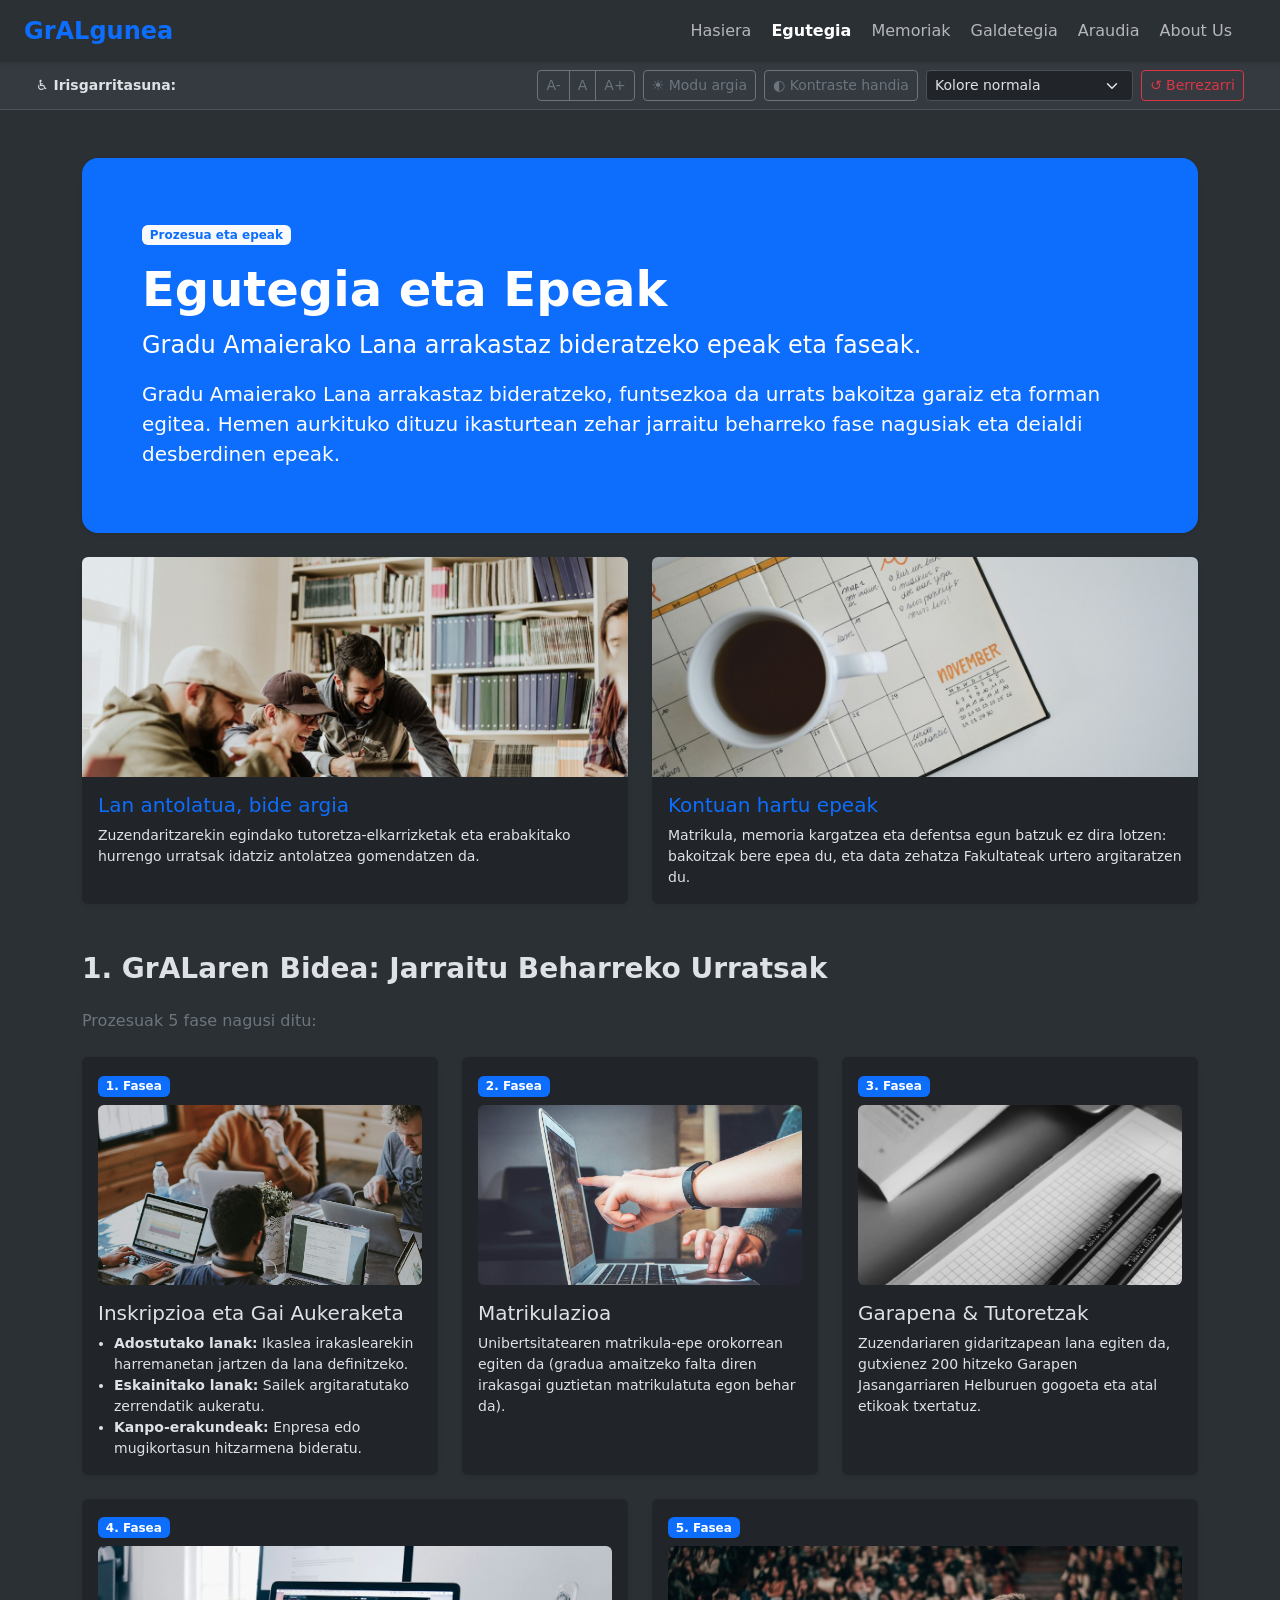
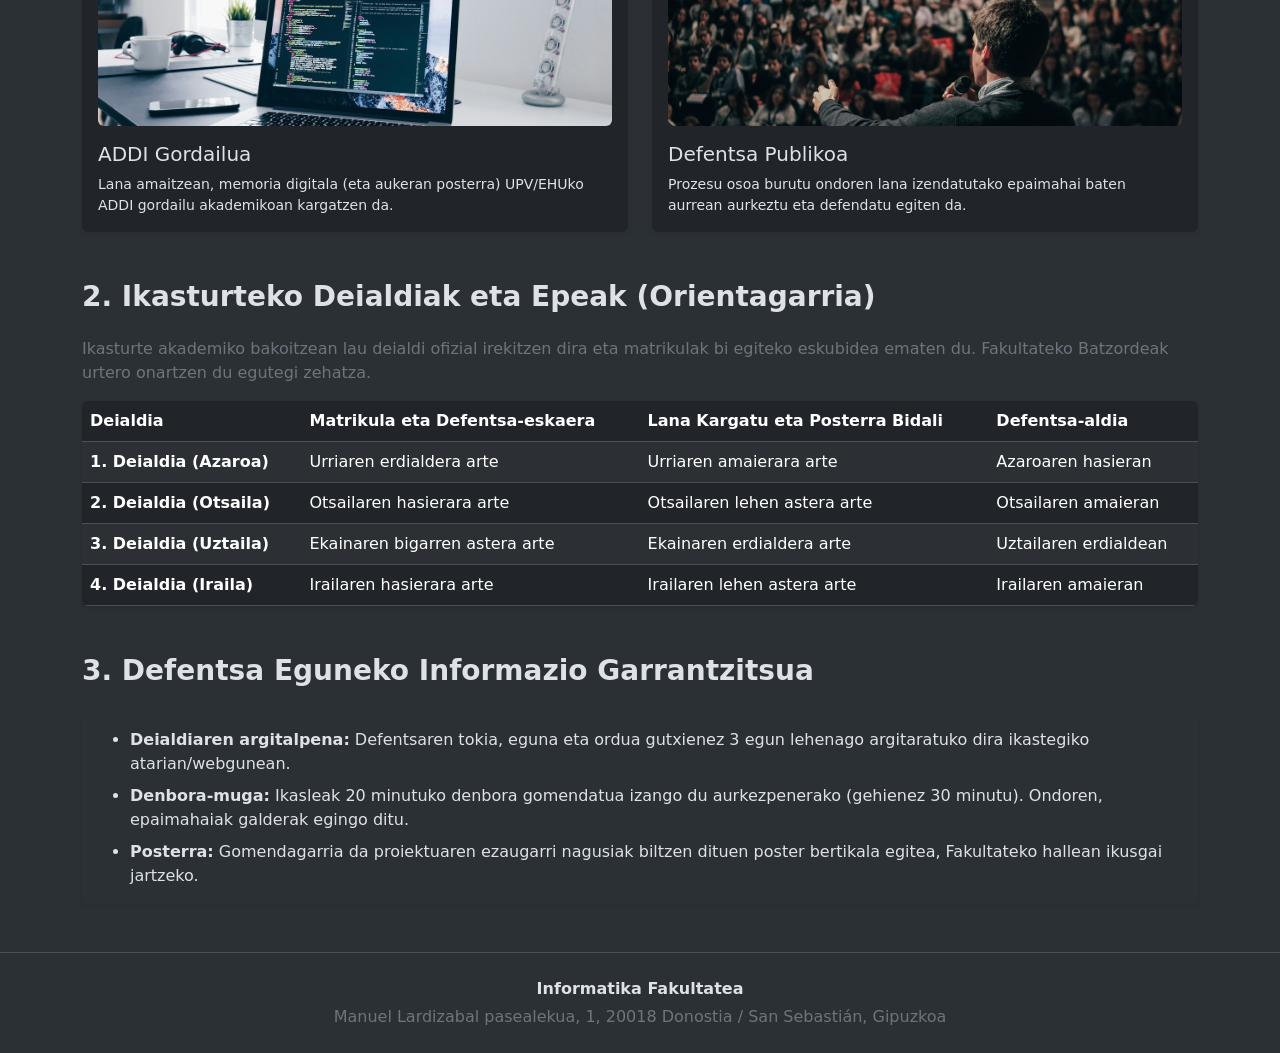
<file: egutegia.html>
<!DOCTYPE html>
<html lang="eu" data-bs-theme="dark">
<head>
    <meta charset="UTF-8">
    <meta name="viewport" content="width=device-width, initial-scale=1.0">
    <title>Egutegia eta Epeak - GrALgunea</title>
    <link href="https://cdn.jsdelivr.net/npm/bootstrap@5.3.2/dist/css/bootstrap.min.css" rel="stylesheet" integrity="sha384-T3c6CoIi6uLrA9TneNEoa7RxnatzjcDSCmG1MXxSR1GAsXEV/Dwwykc2MPK8M2HN" crossorigin="anonymous">
    <link rel="stylesheet" href="./css/style.css">
    <script src="https://cdn.jsdelivr.net/npm/bootstrap@5.3.2/dist/js/bootstrap.bundle.min.js" integrity="sha384-C6RzsynM9kWDrMNeT87bh95OGNyZPhcTNXj1NW7RuBCsyN/o0jlpcV8Qyq46cDfL" crossorigin="anonymous"></script>
</head>

<body class="bg-body-tertiary">
    <svg xmlns="http://www.w3.org/2000/svg" class="visually-hidden" aria-hidden="true">
        <defs>
            <filter id="protanopia-filter" color-interpolation-filters="sRGB">
                <feColorMatrix type="matrix" values="
                    0.567 0.433 0.000 0 0
                    0.558 0.442 0.000 0 0
                    0.000 0.242 0.758 0 0
                    0.000 0.000 0.000 1 0" />
            </filter>
            <filter id="deuteranopia-filter" color-interpolation-filters="sRGB">
                <feColorMatrix type="matrix" values="
                    0.625 0.375 0.000 0 0
                    0.700 0.300 0.000 0 0
                    0.000 0.300 0.700 0 0
                    0.000 0.000 0.000 1 0" />
            </filter>
            <filter id="tritanopia-filter" color-interpolation-filters="sRGB">
                <feColorMatrix type="matrix" values="
                    0.950 0.050 0.000 0 0
                    0.000 0.433 0.567 0 0
                    0.000 0.475 0.525 0 0
                    0.000 0.000 0.000 1 0" />
            </filter>
        </defs>
    </svg>

    <a class="visually-hidden-focusable position-fixed top-0 start-0 m-3 p-3 z-3 text-white bg-primary rounded-3" href="#a11y-target">Joan edukira</a>
    <nav class="navbar navbar-expand-lg bg-body-tertiary shadow-sm sticky-top py-2">
        <div class="container-fluid px-4">
            <a class="navbar-brand fw-bold fs-4 text-primary" href="./index.html">GrALgunea</a>
            <ul class="navbar-nav flex-row flex-wrap gap-1 ms-lg-auto me-lg-3 d-none d-lg-flex">
                <li class="nav-item"><a class="nav-link" href="./index.html">Hasiera</a></li>
                <li class="nav-item"><a class="nav-link active fw-semibold" aria-current="page" href="./egutegia.html">Egutegia</a></li>
                <li class="nav-item"><a class="nav-link" href="./memoriak.html">Memoriak</a></li>
                <li class="nav-item"><a class="nav-link" href="./galdetegia.html">Galdetegia</a></li>
                <li class="nav-item"><a class="nav-link" href="./araudiorokorra.html">Araudia</a></li>
                <li class="nav-item"><a class="nav-link" href="./about.html">About Us</a></li>
            </ul>
            <div class="d-flex align-items-center gap-2">
                <button class="btn btn-outline-primary d-lg-none" type="button" data-bs-toggle="offcanvas" data-bs-target="#rightDrawer" aria-controls="rightDrawer">
                    <span aria-hidden="true">☰</span> Menua
                </button>
            </div>
        </div>
    </nav>

    <div class="small bg-body-secondary border-bottom py-2 px-4" role="region" aria-label="Irisgarritasun aukerak">
        <div class="container-fluid d-flex flex-wrap align-items-center justify-content-between gap-2">
            <span class="fw-semibold text-body">♿ Irisgarritasuna:</span>
            <div class="d-flex flex-wrap align-items-center gap-2">
                <div class="btn-group btn-group-sm" role="group" aria-label="Letra tamaina">
                    <button type="button" class="btn btn-outline-secondary" id="btn-font-dec" title="Letra txikiagotu">A-</button>
                    <button type="button" class="btn btn-outline-secondary" id="btn-font-reset" title="Letra tamaina lehenetsia">A</button>
                    <button type="button" class="btn btn-outline-secondary" id="btn-font-inc" title="Letra handitu">A+</button>
                </div>
                <button type="button" class="btn btn-sm btn-outline-secondary" id="btn-theme-toggle" aria-label="Aldatu modu argia edo iluna">
                    <span id="theme-icon">🌙</span> <span id="theme-label">Modu iluna</span>
                </button>
                <button type="button" class="btn btn-sm btn-outline-secondary" id="btn-contrast-toggle" aria-pressed="false">
                    ◐ Kontraste handia
                </button>
                <div class="d-flex align-items-center gap-1">
                    <label for="select-colorblind" class="visually-hidden">Daltonismo mota</label>
                    <select id="select-colorblind" class="form-select form-select-sm w-auto" aria-label="Daltonismo mota aukeratu">
                        <option value="none">Kolore normala</option>
                        <option value="protanopia">Protanopia (Gorria)</option>
                        <option value="deuteranopia">Deuteranopia (Berdea)</option>
                        <option value="tritanopia">Tritanopia (Urdina)</option>
                    </select>
                </div>
                <button type="button" class="btn btn-sm btn-outline-danger" id="btn-a11y-reset" title="Aukera guztiak berrezarri">
                    ↺ Berrezarri
                </button>
            </div>
        </div>
    </div>

    <div class="offcanvas offcanvas-end" tabindex="-1" id="rightDrawer" aria-labelledby="rightDrawerLabel">
        <div class="offcanvas-header border-bottom">
            <h5 class="offcanvas-title fw-bold text-primary" id="rightDrawerLabel">Menu Nagusia</h5>
            <button type="button" class="btn-close" data-bs-dismiss="offcanvas" aria-label="Itxi"></button>
        </div>
        <div class="offcanvas-body">
            <ul class="navbar-nav fs-5">
                <li class="nav-item mb-2">
                    <a class="nav-link" href="./index.html">🏠 Hasiera</a>
                </li>
                <li class="nav-item mb-2">
                    <a class="nav-link" href="./egutegia.html">📅 Egutegia</a>
                </li>
                <li class="nav-item mb-2">
                    <a class="nav-link" href="./memoriak.html">📄 Memoriak</a>
                </li>
                <li class="nav-item mb-2">
                    <a class="nav-link" href="./galdetegia.html">❓ Galdetegia</a>
                </li>
                <li class="nav-item mb-2">
                    <a class="nav-link" href="./araudiorokorra.html">⚖️ Araudia</a>
                </li>
                <li class="nav-item mb-2">
                    <a class="nav-link" href="./about.html">👥 About Us</a>
                </li>
            </ul>
        </div>
    </div>

    <div id="a11y-target">
        <div class="container my-5">
            <div class="p-4 p-md-5 mb-4 bg-primary text-white rounded-4 shadow-sm">
                <div class="container-fluid py-3">
                    <span class="badge text-bg-light text-primary mb-3">Prozesua eta epeak</span>
                    <h1 class="display-5 fw-bold">Egutegia eta Epeak</h1>
                    <p class="col-md-10 fs-4 mb-3">Gradu Amaierako Lana arrakastaz bideratzeko epeak eta faseak.</p>
                    <p class="lead mb-0">Gradu Amaierako Lana arrakastaz bideratzeko, funtsezkoa da urrats bakoitza garaiz eta forman egitea. Hemen aurkituko dituzu ikasturtean zehar jarraitu beharreko fase nagusiak eta deialdi desberdinen epeak.</p>
                </div>
            </div>

            <div class="row g-4 mb-5">
                <div class="col-md-6">
                    <div class="card h-100 shadow-sm border-0 overflow-hidden">
                        <img src="./img/egutegia-estudiantes.jpg" class="gral-context-image w-100 object-fit-cover" alt="Ikasle talde bat gradu-lanaren proiektuan lanean">
                        <div class="card-body">
                            <h2 class="h5 text-primary">Lan antolatua, bide argia</h2>
                            <p class="card-text small mb-0">Zuzendaritzarekin egindako tutoretza-elkarrizketak eta erabakitako hurrengo urratsak idatziz antolatzea gomendatzen da.</p>
                        </div>
                    </div>
                </div>
                <div class="col-md-6">
                    <div class="card h-100 shadow-sm border-0 overflow-hidden">
                        <img src="./img/egutegia-defentsa.jpg" class="gral-context-image w-100 object-fit-cover" alt="Egutegia eta epeak markatutako egutegia">
                        <div class="card-body">
                            <h2 class="h5 text-primary">Kontuan hartu epeak</h2>
                            <p class="card-text small mb-0">Matrikula, memoria kargatzea eta defentsa egun batzuk ez dira lotzen: bakoitzak bere epea du, eta data zehatza Fakultateak urtero argitaratzen du.</p>
                        </div>
                    </div>
                </div>
            </div>

            <section class="mb-5">
                <h2 class="h3 mb-4 text-body fw-bold">1. GrALaren Bidea: Jarraitu Beharreko Urratsak</h2>
                <p class="text-secondary mb-4">Prozesuak 5 fase nagusi ditu:</p>

                <div class="row g-4">
                    <div class="col-md-4">
                        <div class="card h-100 shadow-sm border-0">
                            <div class="card-body">
                                <span class="badge bg-primary mb-2">1. Fasea</span>
                                <img src="./img/egutegia-inskripzioa.jpg" class="gral-phase-image w-100 object-fit-cover rounded mb-3" alt="Ikasle talde bat gradu-lanaren gaia elkarrekin aukeratzen">
                                <h5 class="card-title">Inskripzioa eta Gai Aukeraketa</h5>
                                <ul class="card-text small ps-3 mt-2">
                                    <li><strong>Adostutako lanak:</strong> Ikaslea irakaslearekin harremanetan jartzen da lana definitzeko.</li>
                                    <li><strong>Eskainitako lanak:</strong> Sailek argitaratutako zerrendatik aukeratu.</li>
                                    <li><strong>Kanpo-erakundeak:</strong> Enpresa edo mugikortasun hitzarmena bideratu.</li>
                                </ul>
                            </div>
                        </div>
                    </div>

                    <div class="col-md-4">
                        <div class="card h-100 shadow-sm border-0">
                            <div class="card-body">
                                <span class="badge bg-primary mb-2">2. Fasea</span>
                                <img src="./img/egutegia-matrikula.jpg" class="gral-phase-image w-100 object-fit-cover rounded mb-3" alt="Ikasleak ordenagailuan unibertsitateko matrikula egiten">
                                <h5 class="card-title">Matrikulazioa</h5>
                                <p class="card-text small">Unibertsitatearen matrikula-epe orokorrean egiten da (gradua amaitzeko falta diren irakasgai guztietan matrikulatuta egon behar da).</p>
                            </div>
                        </div>
                    </div>

                    <div class="col-md-4">
                        <div class="card h-100 shadow-sm border-0">
                            <div class="card-body">
                                <span class="badge bg-primary mb-2">3. Fasea</span>
                                <img src="./img/apuntes.jpg" class="gral-phase-image w-100 object-fit-cover rounded mb-3" alt="Apunteak eta boligrafoak gradu-lanaren garapenean">
                                <h5 class="card-title">Garapena & Tutoretzak</h5>
                                <p class="card-text small">Zuzendariaren gidaritzapean lana egiten da, gutxienez 200 hitzeko Garapen Jasangarriaren Helburuen gogoeta eta atal etikoak txertatuz.</p>
                            </div>
                        </div>
                    </div>

                    <div class="col-md-6">
                        <div class="card h-100 shadow-sm border-0">
                            <div class="card-body">
                                <span class="badge bg-primary mb-2">4. Fasea</span>
                                <img src="./img/egutegia-addi.jpg" class="gral-phase-image w-100 object-fit-cover rounded mb-3" alt="Ordenagailu eramangarria eta lan akademiko digitala">
                                <h5 class="card-title">ADDI Gordailua</h5>
                                <p class="card-text small">Lana amaitzean, memoria digitala (eta aukeran posterra) UPV/EHUko ADDI gordailu akademikoan kargatzen da.</p>
                            </div>
                        </div>
                    </div>

                    <div class="col-md-6">
                        <div class="card h-100 shadow-sm border-0">
                            <div class="card-body">
                                <span class="badge bg-primary mb-2">5. Fasea</span>
                                <img src="./img/egutegia-defentsa-publikoa.jpg" class="gral-phase-image w-100 object-fit-cover rounded mb-3" alt="Ikasle bat bere lana ikusleen aurrean defendatzen">
                                <h5 class="card-title">Defentsa Publikoa</h5>
                                <p class="card-text small">Prozesu osoa burutu ondoren lana izendatutako epaimahai baten aurrean aurkeztu eta defendatu egiten da.</p>
                            </div>
                        </div>
                    </div>
                </div>
            </section>

            <section class="mb-5">
                <h2 class="h3 mb-4 text-body fw-bold">2. Ikasturteko Deialdiak eta Epeak (Orientagarria)</h2>
                <p class="text-secondary mb-3">Ikasturte akademiko bakoitzean lau deialdi ofizial irekitzen dira eta matrikulak bi egiteko eskubidea ematen du. Fakultateko Batzordeak urtero onartzen du egutegi zehatza.</p>

                <div class="table-responsive shadow-sm rounded">
                    <table class="table table-striped table-hover align-middle mb-0">
                        <thead class="table-dark">
                            <tr>
                                <th>Deialdia</th>
                                <th>Matrikula eta Defentsa-eskaera</th>
                                <th>Lana Kargatu eta Posterra Bidali</th>
                                <th>Defentsa-aldia</th>
                            </tr>
                        </thead>
                        <tbody>
                            <tr>
                                <td><strong>1. Deialdia (Azaroa)</strong></td>
                                <td>Urriaren erdialdera arte</td>
                                <td>Urriaren amaierara arte</td>
                                <td>Azaroaren hasieran</td>
                            </tr>
                            <tr>
                                <td><strong>2. Deialdia (Otsaila)</strong></td>
                                <td>Otsailaren hasierara arte</td>
                                <td>Otsailaren lehen astera arte</td>
                                <td>Otsailaren amaieran</td>
                            </tr>
                            <tr>
                                <td><strong>3. Deialdia (Uztaila)</strong></td>
                                <td>Ekainaren bigarren astera arte</td>
                                <td>Ekainaren erdialdera arte</td>
                                <td>Uztailaren erdialdean</td>
                            </tr>
                            <tr>
                                <td><strong>4. Deialdia (Iraila)</strong></td>
                                <td>Irailaren hasierara arte</td>
                                <td>Irailaren lehen astera arte</td>
                                <td>Irailaren amaieran</td>
                            </tr>
                        </tbody>
                    </table>
                </div>
            </section>

            <section class="mb-4">
                <h2 class="h3 mb-4 text-body fw-bold">3. Defentsa Eguneko Informazio Garrantzitsua</h2>
                <div class="card shadow-sm border-0 bg-body-tertiary">
                    <div class="card-body">
                        <ul class="mb-0">
                            <li class="mb-2"><strong>Deialdiaren argitalpena:</strong> Defentsaren tokia, eguna eta ordua gutxienez 3 egun lehenago argitaratuko dira ikastegiko atarian/webgunean.</li>
                            <li class="mb-2"><strong>Denbora-muga:</strong> Ikasleak 20 minutuko denbora gomendatua izango du aurkezpenerako (gehienez 30 minutu). Ondoren, epaimahaiak galderak egingo ditu.</li>
                            <li><strong>Posterra:</strong> Gomendagarria da proiektuaren ezaugarri nagusiak biltzen dituen poster bertikala egitea, Fakultateko hallean ikusgai jartzeko.</li>
                        </ul>
                    </div>
                </div>
            </section>
        </div>

        <footer class="bg-body-tertiary text-body py-4 mt-5 border-top">
            <div class="container text-center">
                <p class="mb-1 fw-bold">Informatika Fakultatea</p>
                <p class="mb-0 text-secondary">Manuel Lardizabal pasealekua, 1, 20018 Donostia / San Sebastián, Gipuzkoa</p>
            </div>
        </footer>
    </div>

    <script src="./js/script.js"></script>
</body>
</html>
</file>
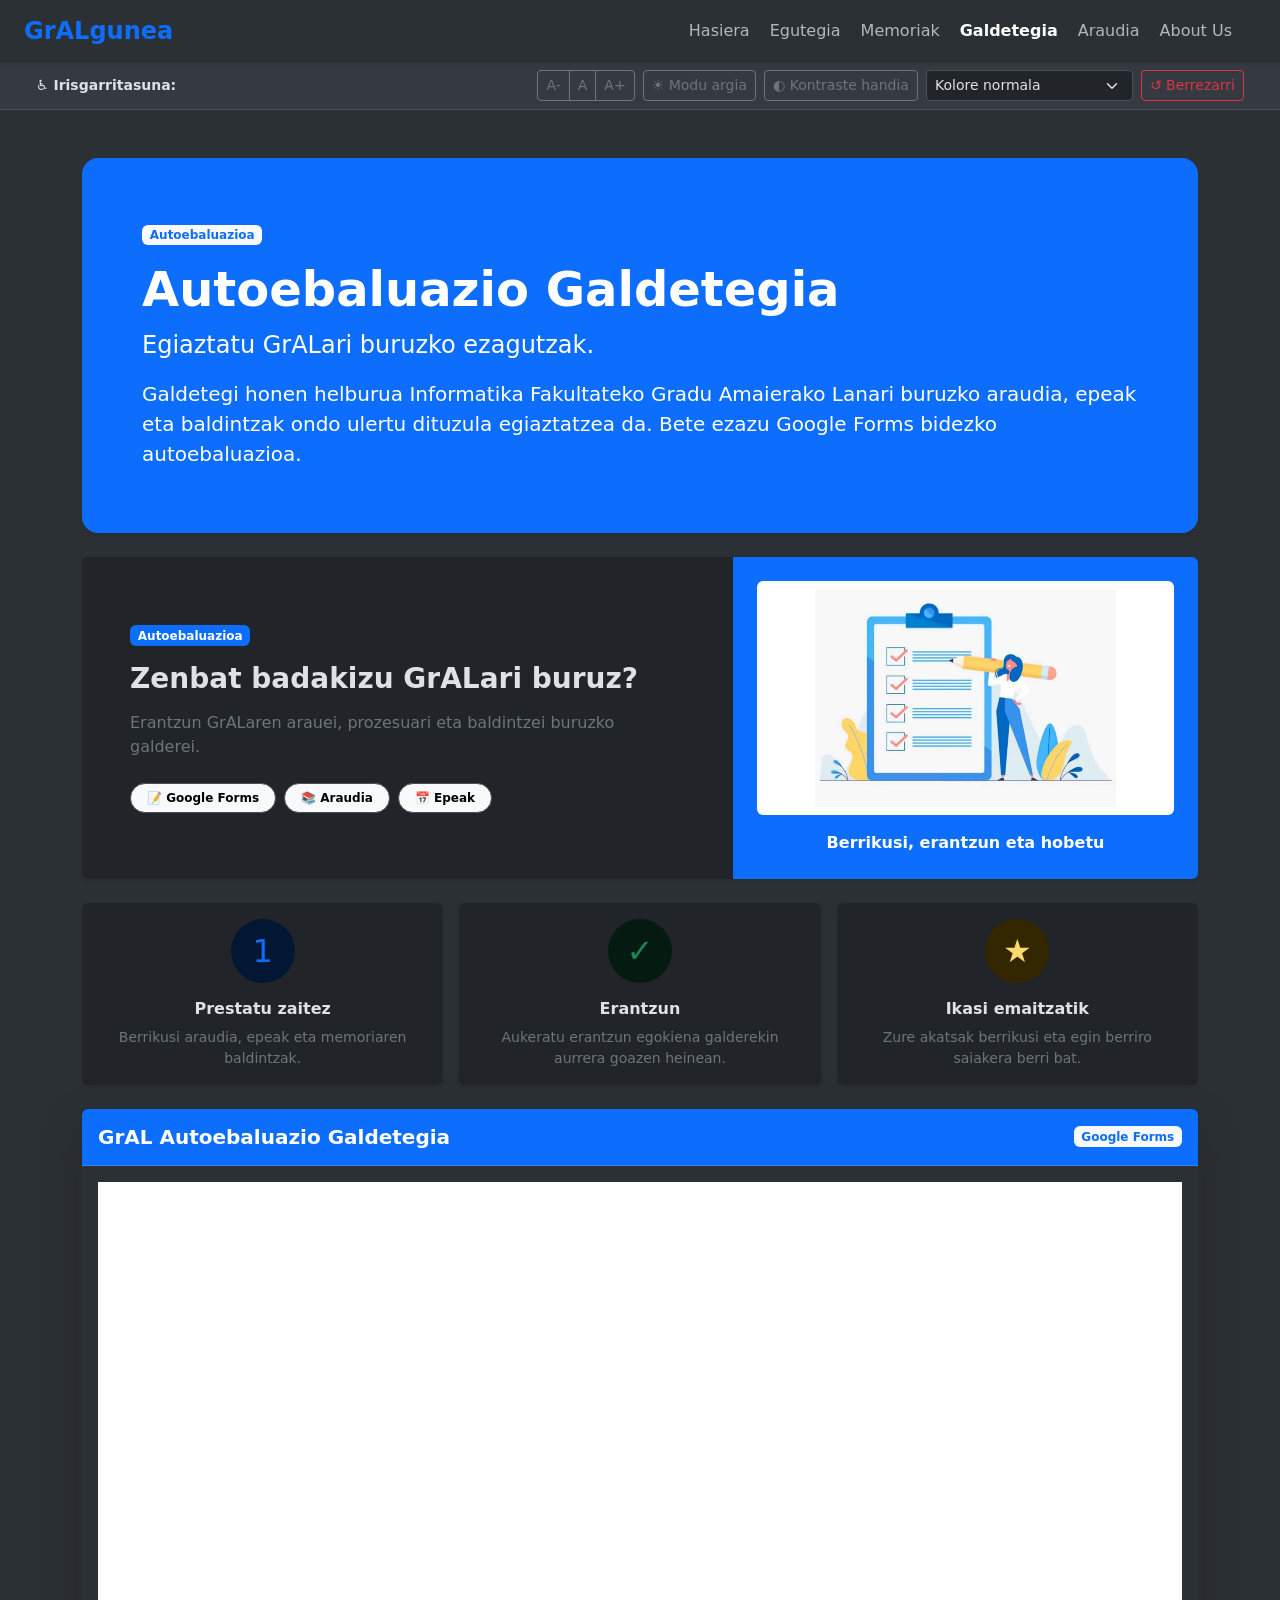
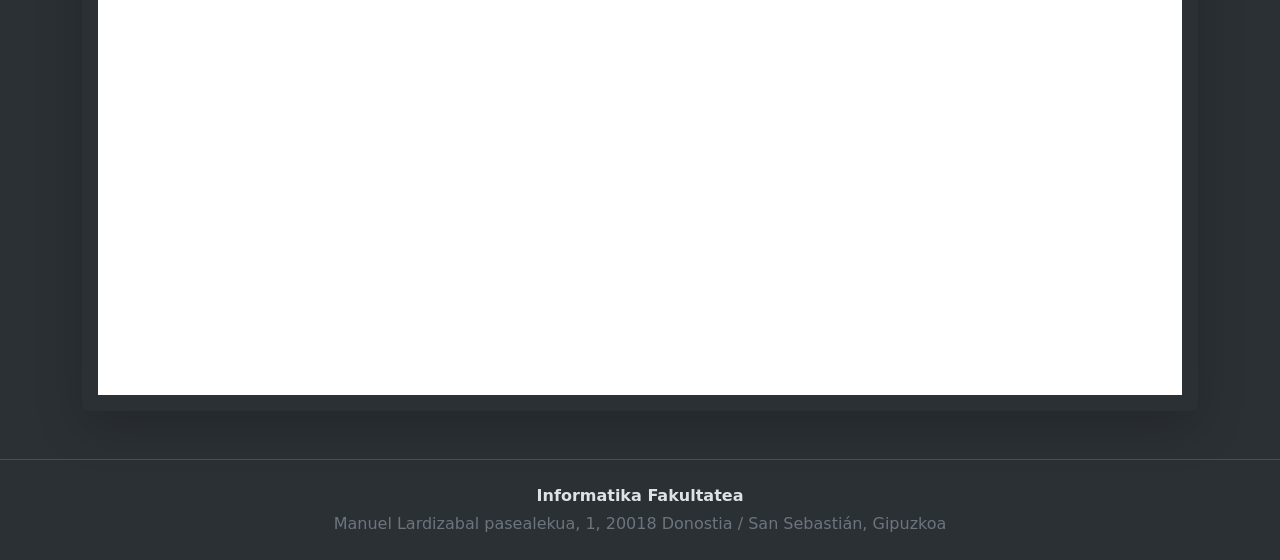
<file: galdetegia.html>
<!DOCTYPE html>
<html lang="eu" data-bs-theme="dark">
<head>
    <meta charset="UTF-8">
    <meta name="viewport" content="width=device-width, initial-scale=1.0">
    <title>Autoebaluazio Galdetegia - GrALgunea</title>
    <link href="https://cdn.jsdelivr.net/npm/bootstrap@5.3.2/dist/css/bootstrap.min.css" rel="stylesheet" integrity="sha384-T3c6CoIi6uLrA9TneNEoa7RxnatzjcDSCmG1MXxSR1GAsXEV/Dwwykc2MPK8M2HN" crossorigin="anonymous">
    <link rel="stylesheet" href="./css/style.css">
    <script src="https://cdn.jsdelivr.net/npm/bootstrap@5.3.2/dist/js/bootstrap.bundle.min.js" integrity="sha384-C6RzsynM9kWDrMNeT87bh95OGNyZPhcTNXj1NW7RuBCsyN/o0jlpcV8Qyq46cDfL" crossorigin="anonymous"></script>
</head>

<body class="bg-body-tertiary">
    <svg xmlns="http://www.w3.org/2000/svg" class="visually-hidden" aria-hidden="true">
        <defs>
            <filter id="protanopia-filter" color-interpolation-filters="sRGB">
                <feColorMatrix type="matrix" values="
                    0.567 0.433 0.000 0 0
                    0.558 0.442 0.000 0 0
                    0.000 0.242 0.758 0 0
                    0.000 0.000 0.000 1 0" />
            </filter>
            <filter id="deuteranopia-filter" color-interpolation-filters="sRGB">
                <feColorMatrix type="matrix" values="
                    0.625 0.375 0.000 0 0
                    0.700 0.300 0.000 0 0
                    0.000 0.300 0.700 0 0
                    0.000 0.000 0.000 1 0" />
            </filter>
            <filter id="tritanopia-filter" color-interpolation-filters="sRGB">
                <feColorMatrix type="matrix" values="
                    0.950 0.050 0.000 0 0
                    0.000 0.433 0.567 0 0
                    0.000 0.475 0.525 0 0
                    0.000 0.000 0.000 1 0" />
            </filter>
        </defs>
    </svg>

    <a class="visually-hidden-focusable position-fixed top-0 start-0 m-3 p-3 z-3 text-white bg-primary rounded-3" href="#a11y-target">Joan edukira</a>
    <nav class="navbar navbar-expand-lg bg-body-tertiary shadow-sm sticky-top py-2">
        <div class="container-fluid px-4">
            <a class="navbar-brand fw-bold fs-4 text-primary" href="./index.html">GrALgunea</a>
            <ul class="navbar-nav flex-row flex-wrap gap-1 ms-lg-auto me-lg-3 d-none d-lg-flex">
                <li class="nav-item"><a class="nav-link" href="./index.html">Hasiera</a></li>
                <li class="nav-item"><a class="nav-link" href="./egutegia.html">Egutegia</a></li>
                <li class="nav-item"><a class="nav-link" href="./memoriak.html">Memoriak</a></li>
                <li class="nav-item"><a class="nav-link active fw-semibold" aria-current="page" href="./galdetegia.html">Galdetegia</a></li>
                <li class="nav-item"><a class="nav-link" href="./araudiorokorra.html">Araudia</a></li>
                <li class="nav-item"><a class="nav-link" href="./about.html">About Us</a></li>
            </ul>
            <div class="d-flex align-items-center gap-2">
                <button class="btn btn-outline-primary d-lg-none" type="button" data-bs-toggle="offcanvas" data-bs-target="#rightDrawer" aria-controls="rightDrawer">
                    <span aria-hidden="true">☰</span> Menua
                </button>
            </div>
        </div>
    </nav>

    <div class="small bg-body-secondary border-bottom py-2 px-4" role="region" aria-label="Irisgarritasun aukerak">
        <div class="container-fluid d-flex flex-wrap align-items-center justify-content-between gap-2">
            <span class="fw-semibold text-body">♿ Irisgarritasuna:</span>
            <div class="d-flex flex-wrap align-items-center gap-2">
                <div class="btn-group btn-group-sm" role="group" aria-label="Letra tamaina">
                    <button type="button" class="btn btn-outline-secondary" id="btn-font-dec" title="Letra txikiagotu">A-</button>
                    <button type="button" class="btn btn-outline-secondary" id="btn-font-reset" title="Letra tamaina lehenetsia">A</button>
                    <button type="button" class="btn btn-outline-secondary" id="btn-font-inc" title="Letra handitu">A+</button>
                </div>
                <button type="button" class="btn btn-sm btn-outline-secondary" id="btn-theme-toggle" aria-label="Aldatu modu argia edo iluna">
                    <span id="theme-icon">🌙</span> <span id="theme-label">Modu iluna</span>
                </button>
                <button type="button" class="btn btn-sm btn-outline-secondary" id="btn-contrast-toggle" aria-pressed="false">
                    ◐ Kontraste handia
                </button>
                <div class="d-flex align-items-center gap-1">
                    <label for="select-colorblind" class="visually-hidden">Daltonismo mota</label>
                    <select id="select-colorblind" class="form-select form-select-sm w-auto" aria-label="Daltonismo mota aukeratu">
                        <option value="none">Kolore normala</option>
                        <option value="protanopia">Protanopia (Gorria)</option>
                        <option value="deuteranopia">Deuteranopia (Berdea)</option>
                        <option value="tritanopia">Tritanopia (Urdina)</option>
                    </select>
                </div>
                <button type="button" class="btn btn-sm btn-outline-danger" id="btn-a11y-reset" title="Aukera guztiak berrezarri">
                    ↺ Berrezarri
                </button>
            </div>
        </div>
    </div>

    <div class="offcanvas offcanvas-end" tabindex="-1" id="rightDrawer" aria-labelledby="rightDrawerLabel">
        <div class="offcanvas-header border-bottom">
            <h5 class="offcanvas-title fw-bold text-primary" id="rightDrawerLabel">Menu Nagusia</h5>
            <button type="button" class="btn-close" data-bs-dismiss="offcanvas" aria-label="Itxi"></button>
        </div>
        <div class="offcanvas-body">
            <ul class="navbar-nav fs-5">
                <li class="nav-item mb-2">
                    <a class="nav-link" href="./index.html">🏠 Hasiera</a>
                </li>
                <li class="nav-item mb-2">
                    <a class="nav-link" href="./egutegia.html">📅 Egutegia</a>
                </li>
                <li class="nav-item mb-2">
                    <a class="nav-link" href="./memoriak.html">📄 Memoriak</a>
                </li>
                <li class="nav-item mb-2">
                    <a class="nav-link" href="./galdetegia.html">❓ Galdetegia</a>
                </li>
                <li class="nav-item mb-2">
                    <a class="nav-link" href="./araudiorokorra.html">⚖️ Araudia</a>
                </li>
                <li class="nav-item mb-2">
                    <a class="nav-link" href="./about.html">👥 About Us</a>
                </li>
            </ul>
        </div>
    </div>

    <div id="a11y-target">
        <div class="container my-5">
            <div class="p-4 p-md-5 mb-4 bg-primary text-white rounded-4 shadow-sm">
                <div class="container-fluid py-3">
                    <span class="badge text-bg-light text-primary mb-3">Autoebaluazioa</span>
                    <h1 class="display-5 fw-bold">Autoebaluazio Galdetegia</h1>
                    <p class="col-md-10 fs-4 mb-3">Egiaztatu GrALari buruzko ezagutzak.</p>
                    <p class="lead mb-0">Galdetegi honen helburua Informatika Fakultateko Gradu Amaierako Lanari buruzko araudia, epeak eta baldintzak ondo ulertu dituzula egiaztatzea da. Bete ezazu Google Forms bidezko autoebaluazioa.</p>
                </div>
            </div>

            <div class="card border-0 shadow-sm mb-4 overflow-hidden">
                <div class="row g-0 align-items-center">
                    <div class="col-lg-7 p-4 p-md-5">
                        <span class="badge text-bg-primary mb-3">Autoebaluazioa</span>
                        <h2 class="h3 fw-bold">Zenbat badakizu GrALari buruz?</h2>
                        <p class="text-secondary mt-3">Erantzun GrALaren arauei, prozesuari eta baldintzei buruzko galderei.</p>
                        <div class="d-flex flex-wrap gap-2 mt-4">
                            <span class="badge rounded-pill text-bg-light border px-3 py-2">📝 Google Forms</span>
                            <span class="badge rounded-pill text-bg-light border px-3 py-2">📚 Araudia</span>
                            <span class="badge rounded-pill text-bg-light border px-3 py-2">📅 Epeak</span>
                        </div>
                    </div>
                    <div class="col-lg-5 bg-primary text-white text-center p-4">
                        <div class="ratio ratio-16x9 mb-3">
                            <img src="./img/Destacada-cuestionarios2.webp" class="w-100 h-100 object-fit-contain rounded bg-white p-2" alt="Galdetegiaren ilustrazioa">
                        </div>
                        <p class="mb-0 fw-semibold">Berrikusi, erantzun eta hobetu</p>
                    </div>
                </div>
            </div>

            <div class="row g-3 mb-4">
                <div class="col-md-4">
                    <div class="card h-100 border-0 shadow-sm text-center p-3">
                        <div class="gral-quiz-icon d-inline-flex align-items-center justify-content-center rounded-circle fs-2 p-2 bg-primary-subtle text-primary mx-auto mb-3">1</div>
                        <h3 class="h6 fw-bold">Prestatu zaitez</h3>
                        <p class="small text-secondary mb-0">Berrikusi araudia, epeak eta memoriaren baldintzak.</p>
                    </div>
                </div>
                <div class="col-md-4">
                    <div class="card h-100 border-0 shadow-sm text-center p-3">
                        <div class="gral-quiz-icon d-inline-flex align-items-center justify-content-center rounded-circle fs-2 p-2 bg-success-subtle text-success mx-auto mb-3">✓</div>
                        <h3 class="h6 fw-bold">Erantzun</h3>
                        <p class="small text-secondary mb-0">Aukeratu erantzun egokiena galderekin aurrera goazen heinean.</p>
                    </div>
                </div>
                <div class="col-md-4">
                    <div class="card h-100 border-0 shadow-sm text-center p-3">
                        <div class="gral-quiz-icon d-inline-flex align-items-center justify-content-center rounded-circle fs-2 p-2 bg-warning-subtle text-warning-emphasis mx-auto mb-3">★</div>
                        <h3 class="h6 fw-bold">Ikasi emaitzatik</h3>
                        <p class="small text-secondary mb-0">Zure akatsak berrikusi eta egin berriro saiakera berri bat.</p>
                    </div>
                </div>
            </div>

            <div class="card shadow-lg border-0 overflow-hidden" id="gral-quiz">
                <div class="card-header bg-primary text-white d-flex align-items-center justify-content-between py-3">
                    <h2 class="h5 mb-0 fw-bold">GrAL Autoebaluazio Galdetegia</h2>
                    <span class="badge text-bg-light text-primary">Google Forms</span>
                </div>
                <div class="card-body p-2 p-md-3 bg-body-tertiary">
                    <div class="ratio ratio-4x3" style="min-height: 600px;">
                        <iframe
                            src="https://docs.google.com/forms/d/e/1FAIpQLSexy9IgHFvYKcUpr6prgAfygGxFO1ydlQ23w-WZWz_kvsMpUw/viewform?embedded=true"
                            width="100%"
                            height="800"
                            frameborder="0"
                            marginheight="0"
                            marginwidth="0"
                            title="GrAL Autoebaluazio Galdetegia">
                            Kargatzen...
                        </iframe>
                    </div>
                </div>
            </div>
        </div>

        <footer class="bg-body-tertiary text-body py-4 mt-5 border-top">
            <div class="container text-center">
                <p class="mb-1 fw-bold">Informatika Fakultatea</p>
                <p class="mb-0 text-secondary">Manuel Lardizabal pasealekua, 1, 20018 Donostia / San Sebastián, Gipuzkoa</p>
            </div>
        </footer>
    </div>

    <script src="./js/script.js"></script>
</body>
</html>
</file>
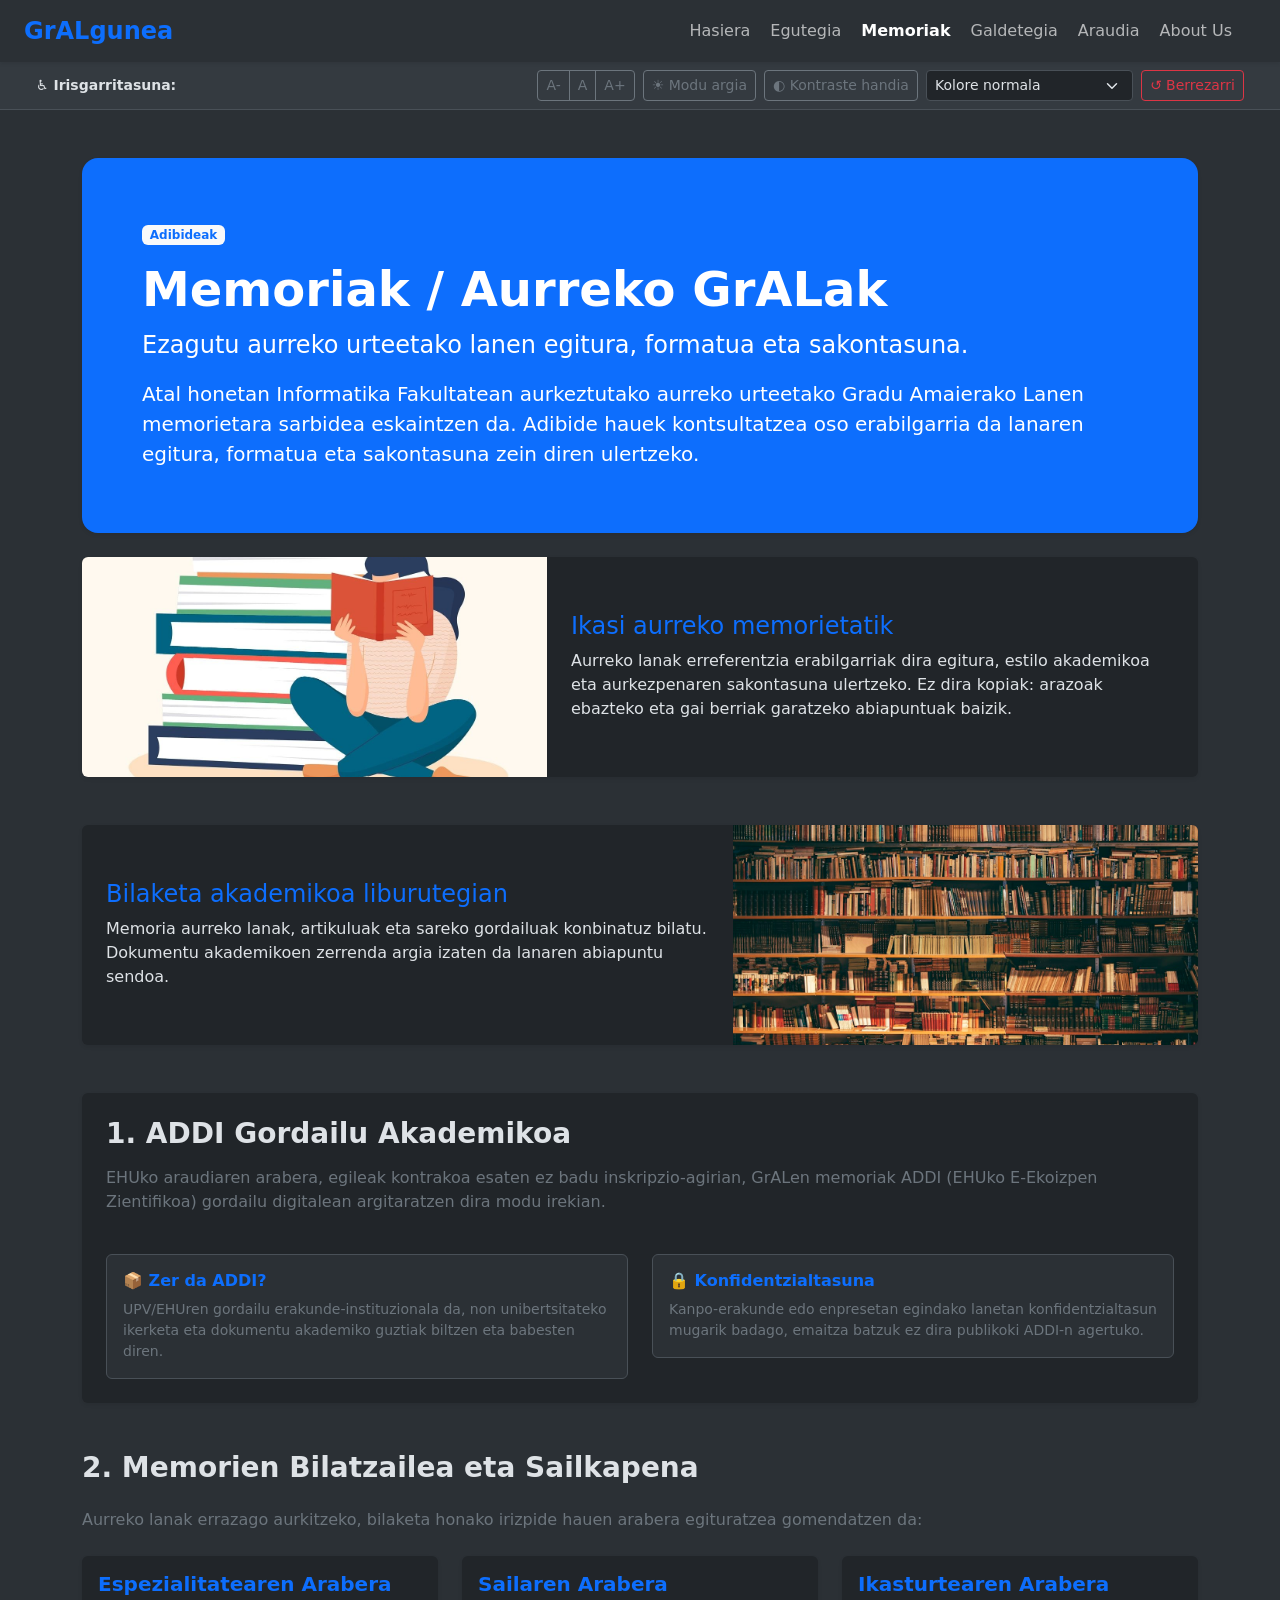
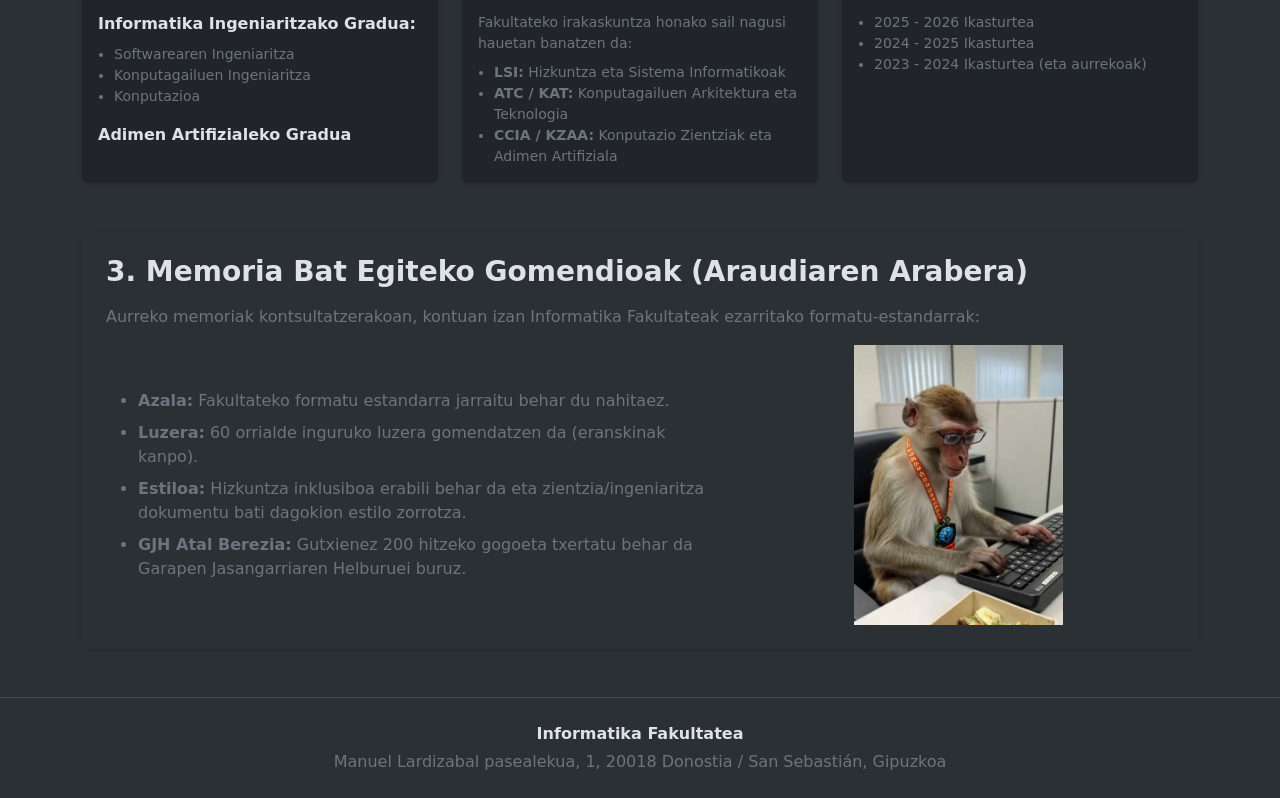
<file: memoriak.html>
<!DOCTYPE html>
<html lang="eu" data-bs-theme="dark">
<head>
    <meta charset="UTF-8">
    <meta name="viewport" content="width=device-width, initial-scale=1.0">
    <title>Memoriak eta Aurreko GrALak - GrALgunea</title>
    <link href="https://cdn.jsdelivr.net/npm/bootstrap@5.3.2/dist/css/bootstrap.min.css" rel="stylesheet" integrity="sha384-T3c6CoIi6uLrA9TneNEoa7RxnatzjcDSCmG1MXxSR1GAsXEV/Dwwykc2MPK8M2HN" crossorigin="anonymous">
    <link rel="stylesheet" href="./css/style.css">
    <script src="https://cdn.jsdelivr.net/npm/bootstrap@5.3.2/dist/js/bootstrap.bundle.min.js" integrity="sha384-C6RzsynM9kWDrMNeT87bh95OGNyZPhcTNXj1NW7RuBCsyN/o0jlpcV8Qyq46cDfL" crossorigin="anonymous"></script>
</head>

<body class="bg-body-tertiary">
    <svg xmlns="http://www.w3.org/2000/svg" class="visually-hidden" aria-hidden="true">
        <defs>
            <filter id="protanopia-filter" color-interpolation-filters="sRGB">
                <feColorMatrix type="matrix" values="
                    0.567 0.433 0.000 0 0
                    0.558 0.442 0.000 0 0
                    0.000 0.242 0.758 0 0
                    0.000 0.000 0.000 1 0" />
            </filter>
            <filter id="deuteranopia-filter" color-interpolation-filters="sRGB">
                <feColorMatrix type="matrix" values="
                    0.625 0.375 0.000 0 0
                    0.700 0.300 0.000 0 0
                    0.000 0.300 0.700 0 0
                    0.000 0.000 0.000 1 0" />
            </filter>
            <filter id="tritanopia-filter" color-interpolation-filters="sRGB">
                <feColorMatrix type="matrix" values="
                    0.950 0.050 0.000 0 0
                    0.000 0.433 0.567 0 0
                    0.000 0.475 0.525 0 0
                    0.000 0.000 0.000 1 0" />
            </filter>
        </defs>
    </svg>

    <a class="visually-hidden-focusable position-fixed top-0 start-0 m-3 p-3 z-3 text-white bg-primary rounded-3" href="#a11y-target">Joan edukira</a>
    <nav class="navbar navbar-expand-lg bg-body-tertiary shadow-sm sticky-top py-2">
        <div class="container-fluid px-4">
            <a class="navbar-brand fw-bold fs-4 text-primary" href="./index.html">GrALgunea</a>
            <ul class="navbar-nav flex-row flex-wrap gap-1 ms-lg-auto me-lg-3 d-none d-lg-flex">
                <li class="nav-item"><a class="nav-link" href="./index.html">Hasiera</a></li>
                <li class="nav-item"><a class="nav-link" href="./egutegia.html">Egutegia</a></li>
                <li class="nav-item"><a class="nav-link active fw-semibold" aria-current="page" href="./memoriak.html">Memoriak</a></li>
                <li class="nav-item"><a class="nav-link" href="./galdetegia.html">Galdetegia</a></li>
                <li class="nav-item"><a class="nav-link" href="./araudiorokorra.html">Araudia</a></li>
                <li class="nav-item"><a class="nav-link" href="./about.html">About Us</a></li>
            </ul>
            <div class="d-flex align-items-center gap-2">
                <button class="btn btn-outline-primary d-lg-none" type="button" data-bs-toggle="offcanvas" data-bs-target="#rightDrawer" aria-controls="rightDrawer">
                    <span aria-hidden="true">☰</span> Menua
                </button>
            </div>
        </div>
    </nav>

    <div class="small bg-body-secondary border-bottom py-2 px-4" role="region" aria-label="Irisgarritasun aukerak">
        <div class="container-fluid d-flex flex-wrap align-items-center justify-content-between gap-2">
            <span class="fw-semibold text-body">♿ Irisgarritasuna:</span>
            <div class="d-flex flex-wrap align-items-center gap-2">
                <div class="btn-group btn-group-sm" role="group" aria-label="Letra tamaina">
                    <button type="button" class="btn btn-outline-secondary" id="btn-font-dec" title="Letra txikiagotu">A-</button>
                    <button type="button" class="btn btn-outline-secondary" id="btn-font-reset" title="Letra tamaina lehenetsia">A</button>
                    <button type="button" class="btn btn-outline-secondary" id="btn-font-inc" title="Letra handitu">A+</button>
                </div>
                <button type="button" class="btn btn-sm btn-outline-secondary" id="btn-theme-toggle" aria-label="Aldatu modu argia edo iluna">
                    <span id="theme-icon">🌙</span> <span id="theme-label">Modu iluna</span>
                </button>
                <button type="button" class="btn btn-sm btn-outline-secondary" id="btn-contrast-toggle" aria-pressed="false">
                    ◐ Kontraste handia
                </button>
                <div class="d-flex align-items-center gap-1">
                    <label for="select-colorblind" class="visually-hidden">Daltonismo mota</label>
                    <select id="select-colorblind" class="form-select form-select-sm w-auto" aria-label="Daltonismo mota aukeratu">
                        <option value="none">Kolore normala</option>
                        <option value="protanopia">Protanopia (Gorria)</option>
                        <option value="deuteranopia">Deuteranopia (Berdea)</option>
                        <option value="tritanopia">Tritanopia (Urdina)</option>
                    </select>
                </div>
                <button type="button" class="btn btn-sm btn-outline-danger" id="btn-a11y-reset" title="Aukera guztiak berrezarri">
                    ↺ Berrezarri
                </button>
            </div>
        </div>
    </div>

    <div class="offcanvas offcanvas-end" tabindex="-1" id="rightDrawer" aria-labelledby="rightDrawerLabel">
        <div class="offcanvas-header border-bottom">
            <h5 class="offcanvas-title fw-bold text-primary" id="rightDrawerLabel">Menu Nagusia</h5>
            <button type="button" class="btn-close" data-bs-dismiss="offcanvas" aria-label="Itxi"></button>
        </div>
        <div class="offcanvas-body">
            <ul class="navbar-nav fs-5">
                <li class="nav-item mb-2">
                    <a class="nav-link" href="./index.html">🏠 Hasiera</a>
                </li>
                <li class="nav-item mb-2">
                    <a class="nav-link" href="./egutegia.html">📅 Egutegia</a>
                </li>
                <li class="nav-item mb-2">
                    <a class="nav-link" href="./memoriak.html">📄 Memoriak</a>
                </li>
                <li class="nav-item mb-2">
                    <a class="nav-link" href="./galdetegia.html">❓ Galdetegia</a>
                </li>
                <li class="nav-item mb-2">
                    <a class="nav-link" href="./araudiorokorra.html">⚖️ Araudia</a>
                </li>
                <li class="nav-item mb-2">
                    <a class="nav-link" href="./about.html">👥 About Us</a>
                </li>
            </ul>
        </div>
    </div>

    <div id="a11y-target">
        <div class="container my-5">
            <div class="p-4 p-md-5 mb-4 bg-primary text-white rounded-4 shadow-sm">
                <div class="container-fluid py-3">
                    <span class="badge text-bg-light text-primary mb-3">Adibideak</span>
                    <h1 class="display-5 fw-bold">Memoriak / Aurreko GrALak</h1>
                    <p class="col-md-10 fs-4 mb-3">Ezagutu aurreko urteetako lanen egitura, formatua eta sakontasuna.</p>
                    <p class="lead mb-0">Atal honetan Informatika Fakultatean aurkeztutako aurreko urteetako Gradu Amaierako Lanen memorietara sarbidea eskaintzen da. Adibide hauek kontsultatzea oso erabilgarria da lanaren egitura, formatua eta sakontasuna zein diren ulertzeko.</p>
                </div>
            </div>

            <div class="card shadow-sm border-0 mb-5 overflow-hidden">
                <div class="row g-0 align-items-center">
                    <div class="col-md-5">
                        <img src="./img/Leer-libros-durante-el-confinamiento-aporto-a-las-personas-lectoras.jpg" class="gral-context-image w-100 object-fit-cover" alt="Irakurlea liburu-pila handi baten ondoan">
                    </div>
                    <div class="col-md-7">
                        <div class="card-body p-4">
                            <h2 class="h4 text-primary">Ikasi aurreko memorietatik</h2>
                            <p class="card-text mb-0">Aurreko lanak erreferentzia erabilgarriak dira egitura, estilo akademikoa eta aurkezpenaren sakontasuna ulertzeko. Ez dira kopiak: arazoak ebazteko eta gai berriak garatzeko abiapuntuak baizik.</p>
                        </div>
                    </div>
                </div>
            </div>

            <div class="card shadow-sm border-0 mb-5 overflow-hidden">
                <div class="row g-0 align-items-center">
                    <div class="col-md-7">
                        <div class="card-body p-4">
                            <h2 class="h4 text-primary">Bilaketa akademikoa liburutegian</h2>
                            <p class="card-text mb-0">Memoria aurreko lanak, artikuluak eta sareko gordailuak konbinatuz bilatu. Dokumentu akademikoen zerrenda argia izaten da lanaren abiapuntu sendoa.</p>
                        </div>
                    </div>
                    <div class="col-md-5">
                        <img src="./img/memoria-liburutegia.jpg" class="gral-context-image w-100 object-fit-cover" alt="Liburutegi modernoko liburu-apalak">
                    </div>
                </div>
            </div>

            <section class="mb-5">
                <div class="card shadow-sm border-0">
                    <div class="card-body p-4">
                        <h2 class="h3 mb-3 text-body fw-bold">1. ADDI Gordailu Akademikoa</h2>
                        <p class="text-secondary">EHUko araudiaren arabera, egileak kontrakoa esaten ez badu inskripzio-agirian, GrALen memoriak ADDI (EHUko E-Ekoizpen Zientifikoa) gordailu digitalean argitaratzen dira modu irekian.</p>

                        <div class="row g-4 mt-2">
                            <div class="col-md-6">
                                <div class="p-3 bg-body-tertiary rounded border">
                                    <h5 class="h6 fw-bold text-primary">📦 Zer da ADDI?</h5>
                                    <p class="small text-secondary mb-0">UPV/EHUren gordailu erakunde-instituzionala da, non unibertsitateko ikerketa eta dokumentu akademiko guztiak biltzen eta babesten diren.</p>
                                </div>
                            </div>
                            <div class="col-md-6">
                                <div class="p-3 bg-body-tertiary rounded border">
                                    <h5 class="h6 fw-bold text-primary">🔒 Konfidentzialtasuna</h5>
                                    <p class="small text-secondary mb-0">Kanpo-erakunde edo enpresetan egindako lanetan konfidentzialtasun mugarik badago, emaitza batzuk ez dira publikoki ADDI-n agertuko.</p>
                                </div>
                            </div>
                        </div>
                    </div>
                </div>
            </section>

            <section class="mb-5">
                <h2 class="h3 mb-4 text-body fw-bold">2. Memorien Bilatzailea eta Sailkapena</h2>
                <p class="text-secondary mb-4">Aurreko lanak errazago aurkitzeko, bilaketa honako irizpide hauen arabera egituratzea gomendatzen da:</p>

                <div class="row g-4">
                    <div class="col-lg-4">
                        <div class="card h-100 shadow-sm border-0">
                            <div class="card-body">
                                <h5 class="card-title text-primary fw-bold mb-3">Espezialitatearen Arabera</h5>
                                <p class="card-small fw-semibold mb-2">Informatika Ingeniaritzako Gradua:</p>
                                <ul class="small ps-3 mb-3 text-secondary">
                                    <li>Softwarearen Ingeniaritza</li>
                                    <li>Konputagailuen Ingeniaritza</li>
                                    <li>Konputazioa</li>
                                </ul>
                                <p class="card-small fw-semibold mb-1">Adimen Artifizialeko Gradua</p>
                            </div>
                        </div>
                    </div>

                    <div class="col-lg-4">
                        <div class="card h-100 shadow-sm border-0">
                            <div class="card-body">
                                <h5 class="card-title text-primary fw-bold mb-3">Sailaren Arabera</h5>
                                <p class="small text-secondary mb-2">Fakultateko irakaskuntza honako sail nagusi hauetan banatzen da:</p>
                                <ul class="small ps-3 text-secondary mb-0">
                                    <li><strong>LSI:</strong> Hizkuntza eta Sistema Informatikoak</li>
                                    <li><strong>ATC / KAT:</strong> Konputagailuen Arkitektura eta Teknologia</li>
                                    <li><strong>CCIA / KZAA:</strong> Konputazio Zientziak eta Adimen Artifiziala</li>
                                </ul>
                            </div>
                        </div>
                    </div>

                    <div class="col-lg-4">
                        <div class="card h-100 shadow-sm border-0">
                            <div class="card-body">
                                <h5 class="card-title text-primary fw-bold mb-3">Ikasturtearen Arabera</h5>
                                <ul class="small ps-3 text-secondary mb-0">
                                    <li>2025 - 2026 Ikasturtea</li>
                                    <li>2024 - 2025 Ikasturtea</li>
                                    <li>2023 - 2024 Ikasturtea (eta aurrekoak)</li>
                                </ul>
                            </div>
                        </div>
                    </div>
                </div>
            </section>

            <section class="mb-4">
                <div class="card shadow-sm border-0 bg-body-tertiary">
                    <div class="card-body p-4">
                        <h2 class="h3 mb-3 text-body fw-bold">3. Memoria Bat Egiteko Gomendioak (Araudiaren Arabera)</h2>
                        <p class="text-secondary mb-3">Aurreko memoriak kontsultatzerakoan, kontuan izan Informatika Fakultateak ezarritako formatu-estandarrak:</p>

                        <div class="row g-4 align-items-center">
                            <div class="col-md-7">
                                <ul class="mb-0 text-secondary">
                                    <li class="mb-2"><strong>Azala:</strong> Fakultateko formatu estandarra jarraitu behar du nahitaez.</li>
                                    <li class="mb-2"><strong>Luzera:</strong> 60 orrialde inguruko luzera gomendatzen da (eranskinak kanpo).</li>
                                    <li class="mb-2"><strong>Estiloa:</strong> Hizkuntza inklusiboa erabili behar da eta zientzia/ingeniaritza dokumentu bati dagokion estilo zorrotza.</li>
                                    <li><strong>GJH Atal Berezia:</strong> Gutxienez 200 hitzeko gogoeta txertatu behar da Garapen Jasangarriaren Helburuei buruz.</li>
                                </ul>
                            </div>
                            <div class="col-md-5 text-center">
                                <img src="./img/images.jpg" class="gral-photo-right w-100 object-fit-contain rounded" alt="Ordenagailuan lan egiten duen makakoa, prestakuntza digitalaren parodia">
                            </div>
                        </div>
                    </div>
                </div>
            </section>
        </div>

        <footer class="bg-body-tertiary text-body py-4 mt-5 border-top">
            <div class="container text-center">
                <p class="mb-1 fw-bold">Informatika Fakultatea</p>
                <p class="mb-0 text-secondary">Manuel Lardizabal pasealekua, 1, 20018 Donostia / San Sebastián, Gipuzkoa</p>
            </div>
        </footer>
    </div>

    <script src="./js/script.js"></script>
</body>
</html>
</file>
<file: css/style.css>
:root {
    --font-scale: 1;
    --bs-card-border-radius: var(--bs-border-radius-lg);
}

html {
    font-size: calc(100% * var(--font-scale));
    scroll-behavior: smooth;
    scroll-padding-top: 5rem;
}

@media (max-width: 991.98px) {
    html.a11y-font-large #a11y-target .row > [class*="col-md-"] {
        flex: 0 0 100%;
        max-width: 100%;
    }
}

/* High contrast mode separates white text from cyan accents on a dark background. */
html.a11y-high-contrast {
    color-scheme: dark;
    --bs-body-color: #f5f8fa;
    --bs-body-color-rgb: 245, 248, 250;
    --bs-body-bg: #071827;
    --bs-body-bg-rgb: 7, 24, 39;
    --bs-emphasis-color: #fff;
    --bs-emphasis-color-rgb: 255, 255, 255;
    --bs-secondary-color: #f5f8fa;
    --bs-secondary-color-rgb: 245, 248, 250;
    --bs-tertiary-color: #f5f8fa;
    --bs-tertiary-color-rgb: 245, 248, 250;
    --bs-secondary-bg: #102a3c;
    --bs-secondary-bg-rgb: 16, 42, 60;
    --bs-tertiary-bg: #071827;
    --bs-tertiary-bg-rgb: 7, 24, 39;
    --bs-border-color: #fff;
    --bs-border-color-translucent: #fff;
    --bs-primary: #00e5ff;
    --bs-primary-rgb: 0, 229, 255;
    --bs-link-color: #00e5ff;
    --bs-link-hover-color: #fff;
}

html.a11y-high-contrast body {
    background-color: #071827;
    color: #f5f8fa;
}

html.a11y-high-contrast .text-secondary,
html.a11y-high-contrast .text-body,
html.a11y-high-contrast .text-muted {
    color: #f5f8fa !important;
}

html.a11y-high-contrast .text-primary,
html.a11y-high-contrast a:not(.btn) {
    color: #00e5ff !important;
}

html.a11y-high-contrast .bg-primary.text-white {
    color: #071827 !important;
}

html.a11y-high-contrast .alert {
    color: #f5f8fa;
    background-color: #102a3c;
    border-color: #00e5ff;
}

html.a11y-high-contrast .card,
html.a11y-high-contrast .list-group-item,
html.a11y-high-contrast .form-select,
html.a11y-high-contrast .form-control,
html.a11y-high-contrast .btn {
    border: 2px solid currentColor;
}

html.a11y-high-contrast .btn-outline-secondary,
html.a11y-high-contrast .btn-outline-danger {
    color: #f5f8fa;
    border-color: #fff;
}

html.a11y-high-contrast #btn-contrast-toggle,
html.a11y-high-contrast .btn-primary,
html.a11y-high-contrast .badge.text-bg-primary {
    color: #071827 !important;
    background-color: #00e5ff !important;
    border-color: #00e5ff !important;
}

html.a11y-high-contrast a:not(.btn) {
    text-decoration: underline;
    font-weight: 700;
}

html.a11y-high-contrast :focus-visible {
    outline: 3px solid #00e5ff;
    outline-offset: 3px;
}

/* Daltonismo profilak */
html.a11y-vision-protanopia #a11y-target {
    filter: url("#protanopia-filter");
}

html.a11y-vision-deuteranopia #a11y-target {
    filter: url("#deuteranopia-filter");
}

html.a11y-vision-tritanopia #a11y-target {
    filter: url("#tritanopia-filter");
}

/* Image dimensions are content-specific; Bootstrap handles their width and fit. */
.gral-context-image {
    height: 220px;
}

.gral-photo-right {
    max-height: 280px;
    height: 280px;
}

.gral-phase-image {
    height: 180px;
}

.gral-quiz-icon {
    width: 4rem;
    height: 4rem;
}

@media (prefers-reduced-motion: reduce) {
    html {
        scroll-behavior: auto;
    }

}
</file>
